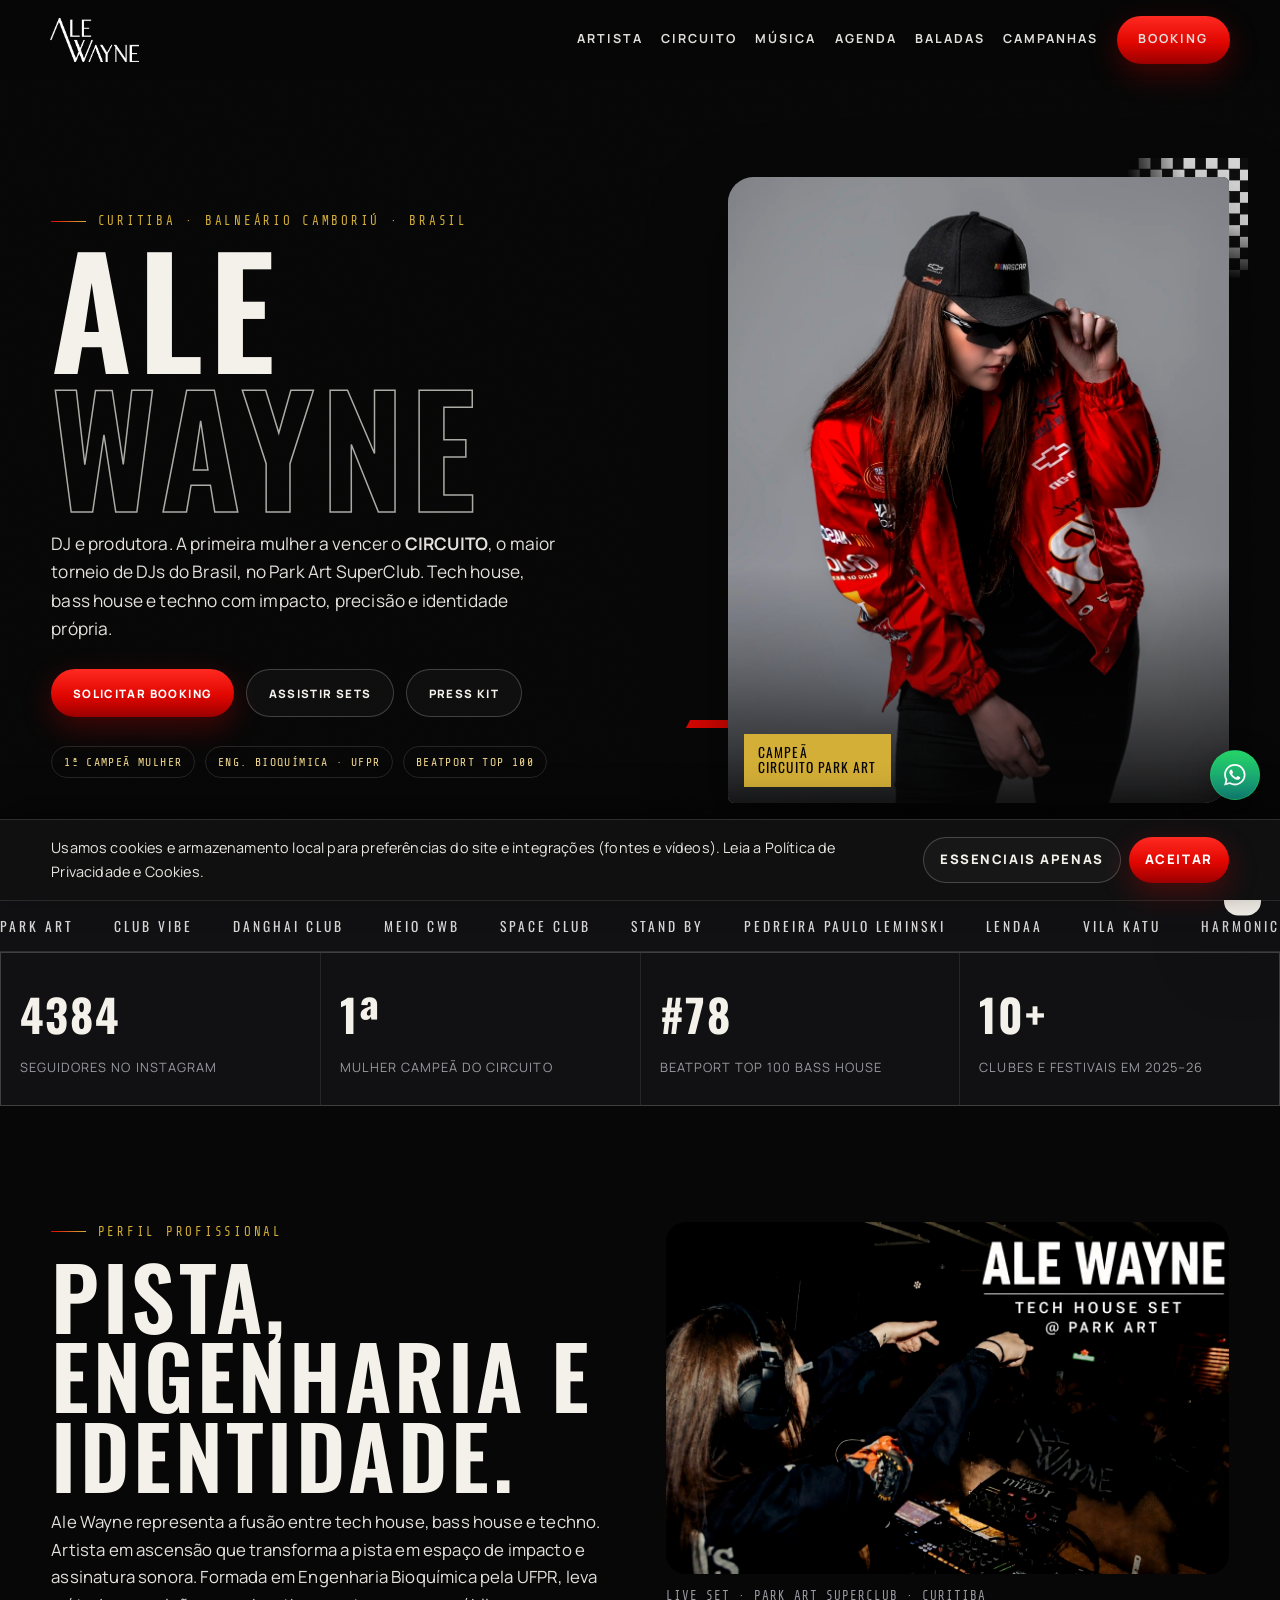
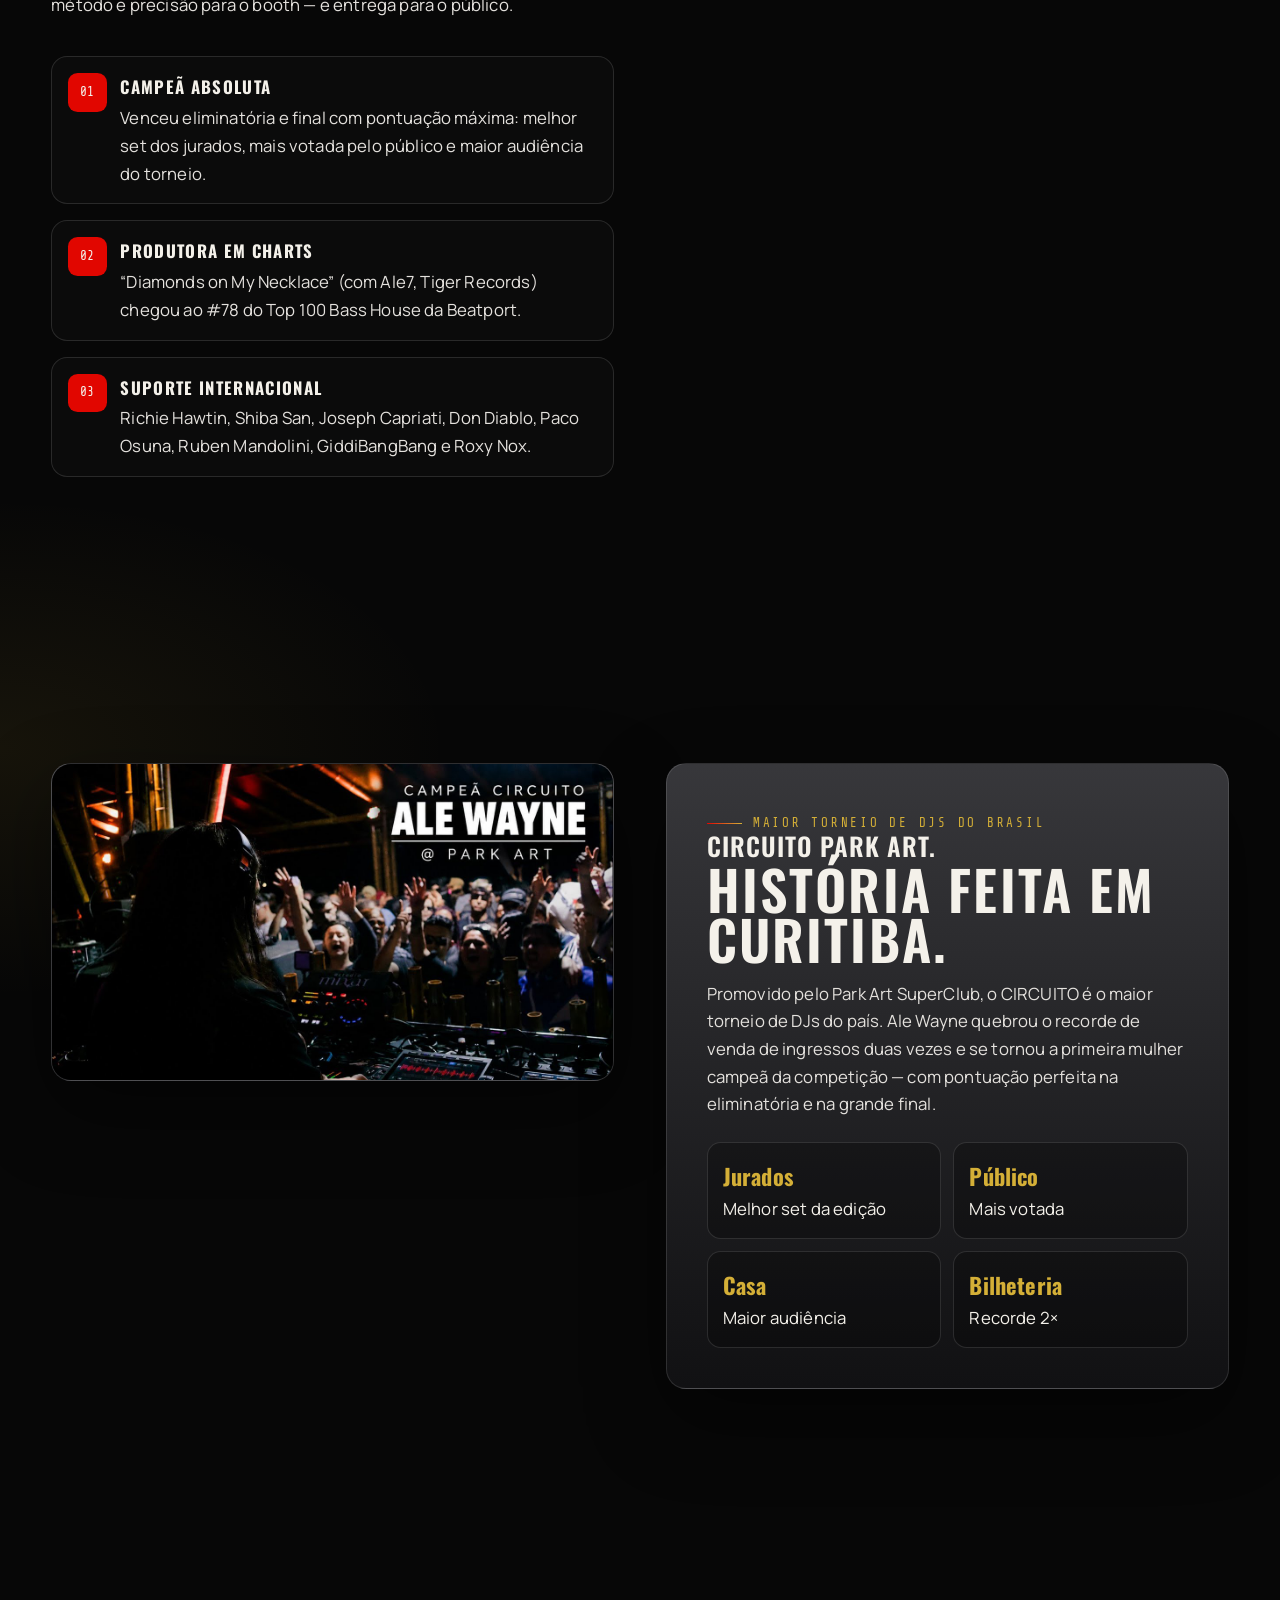
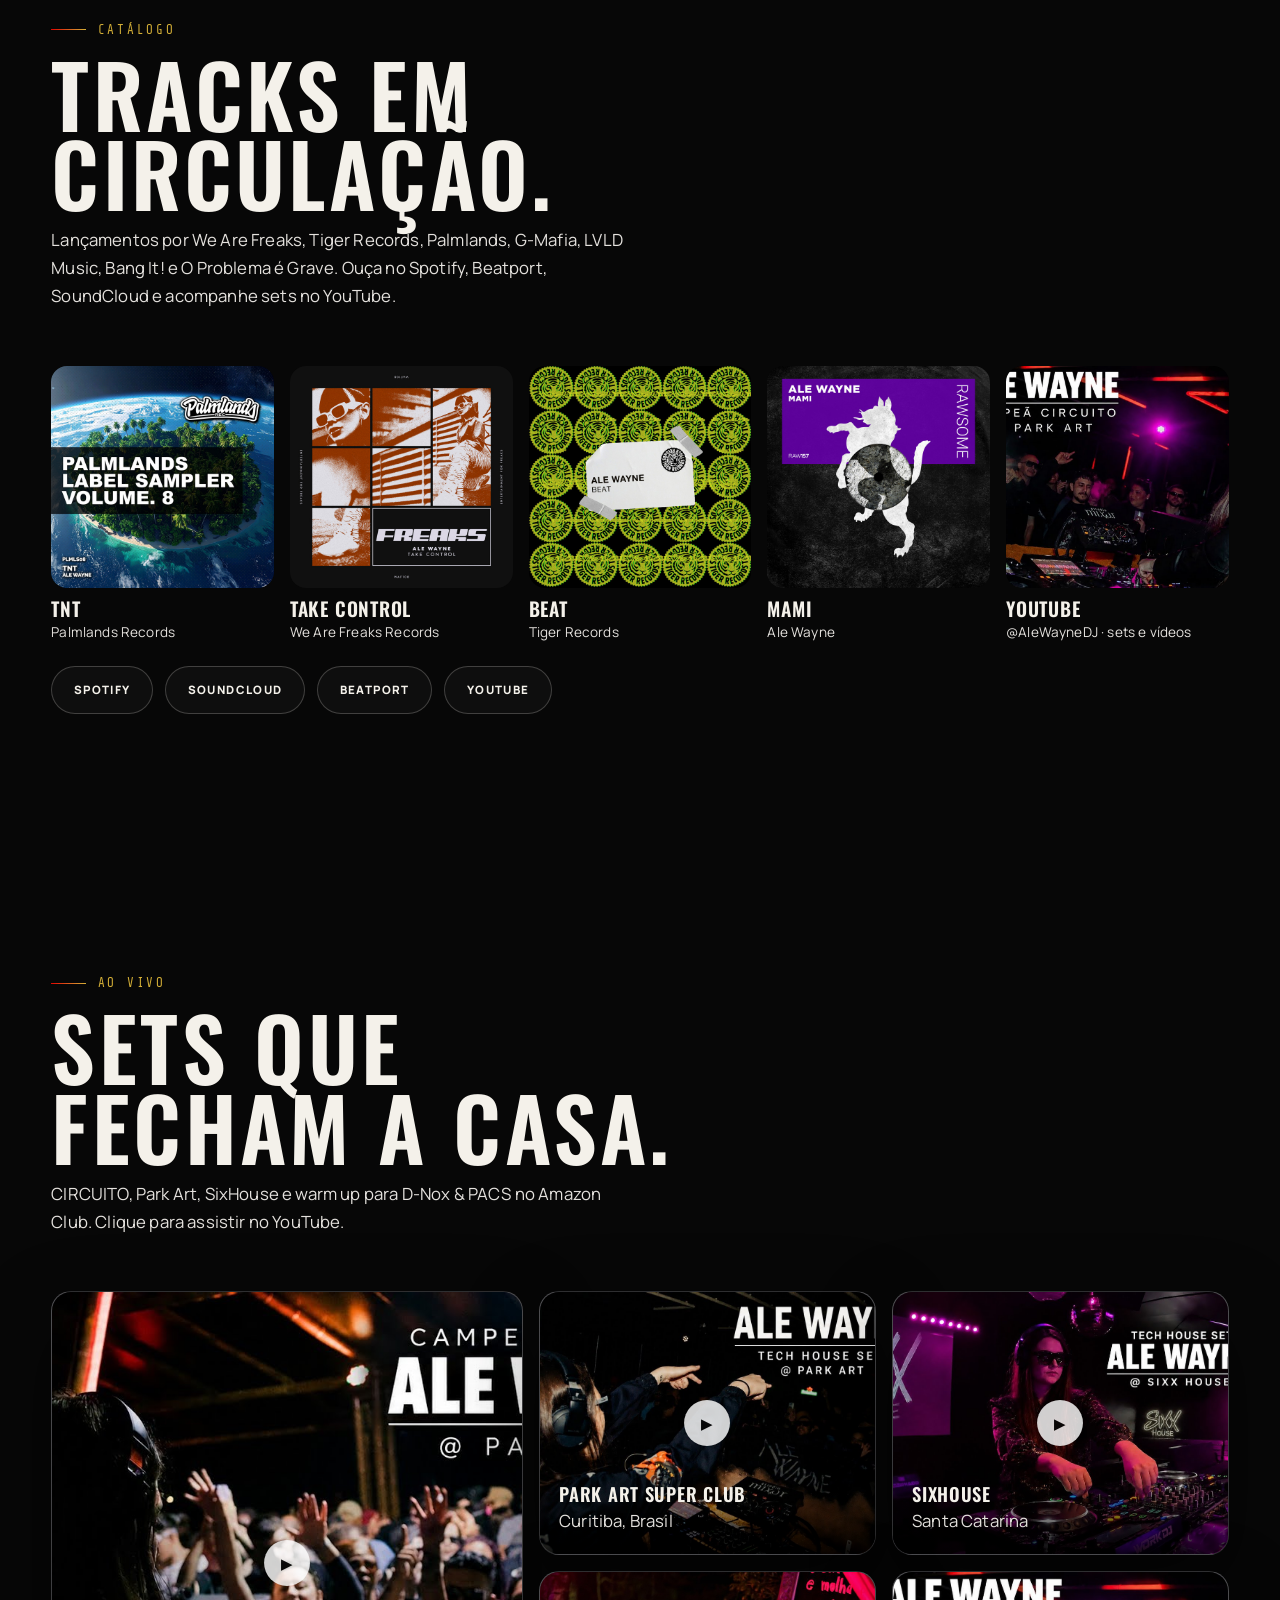
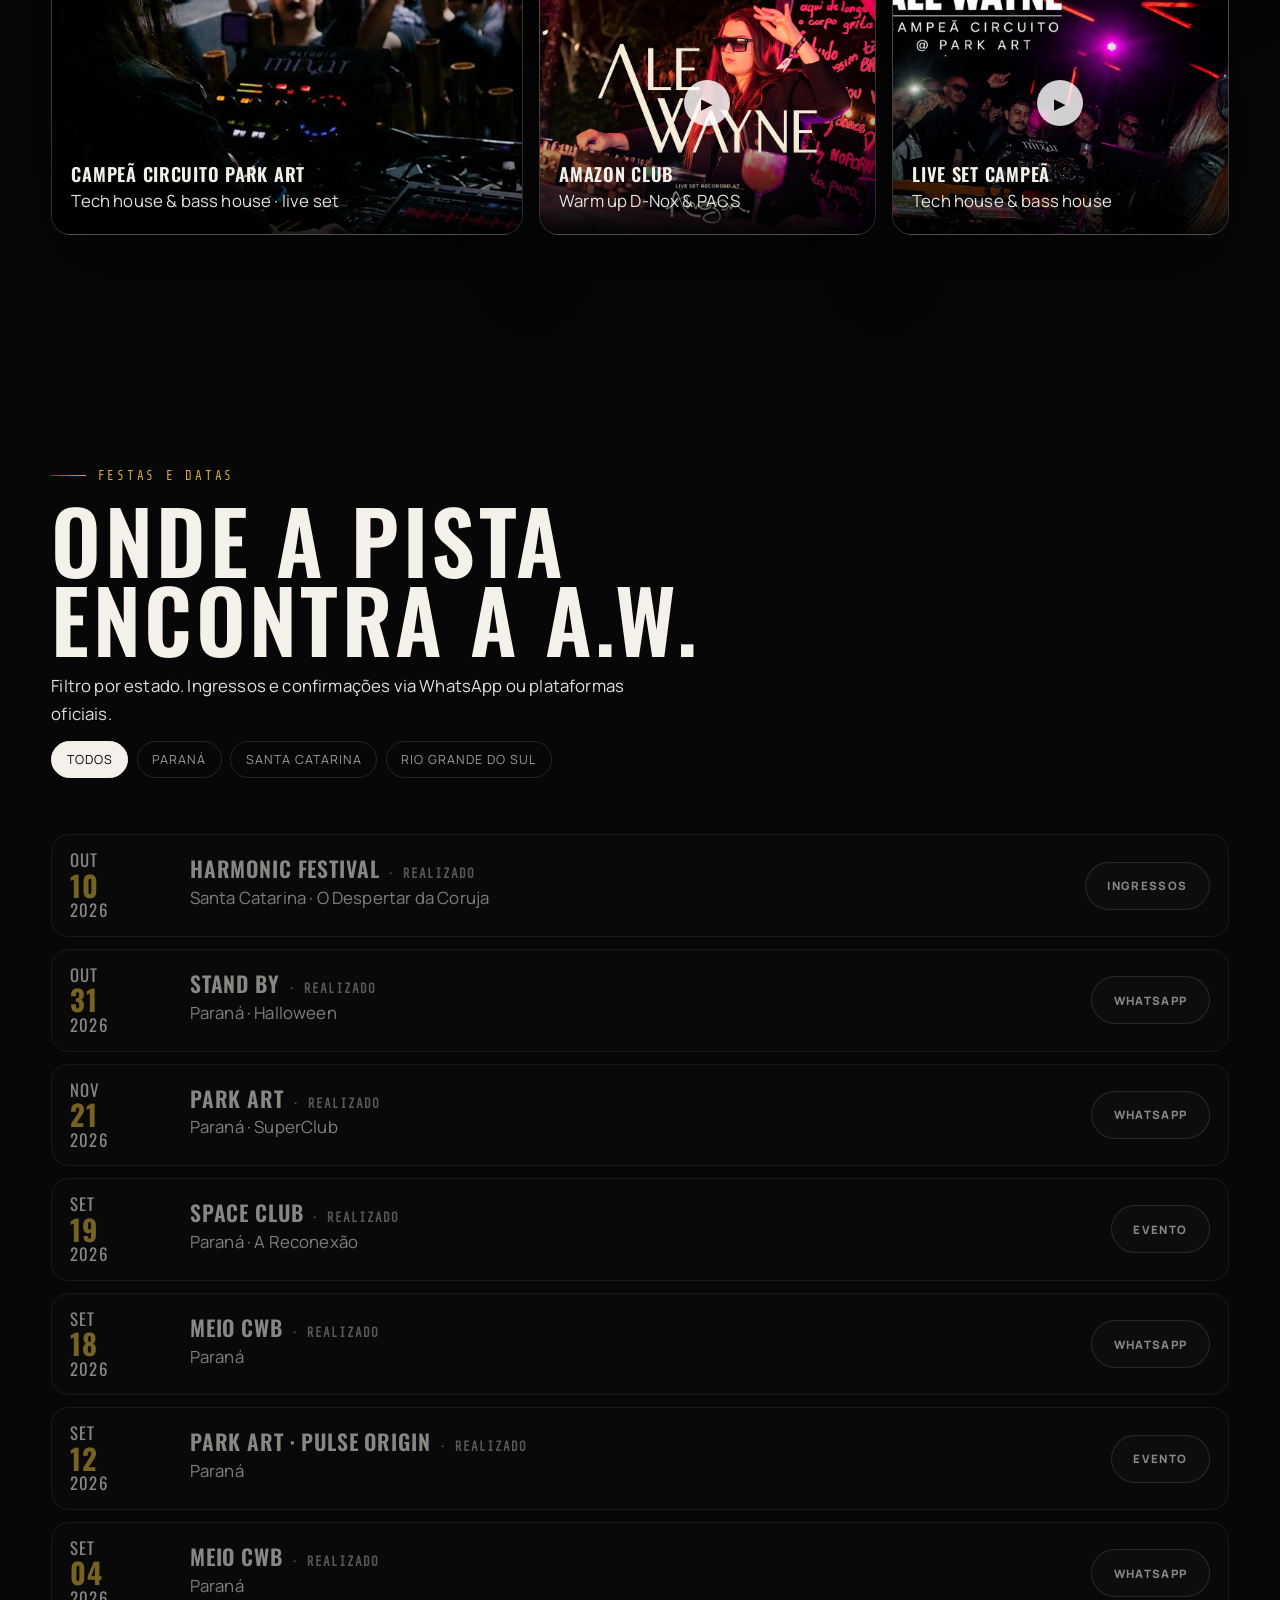
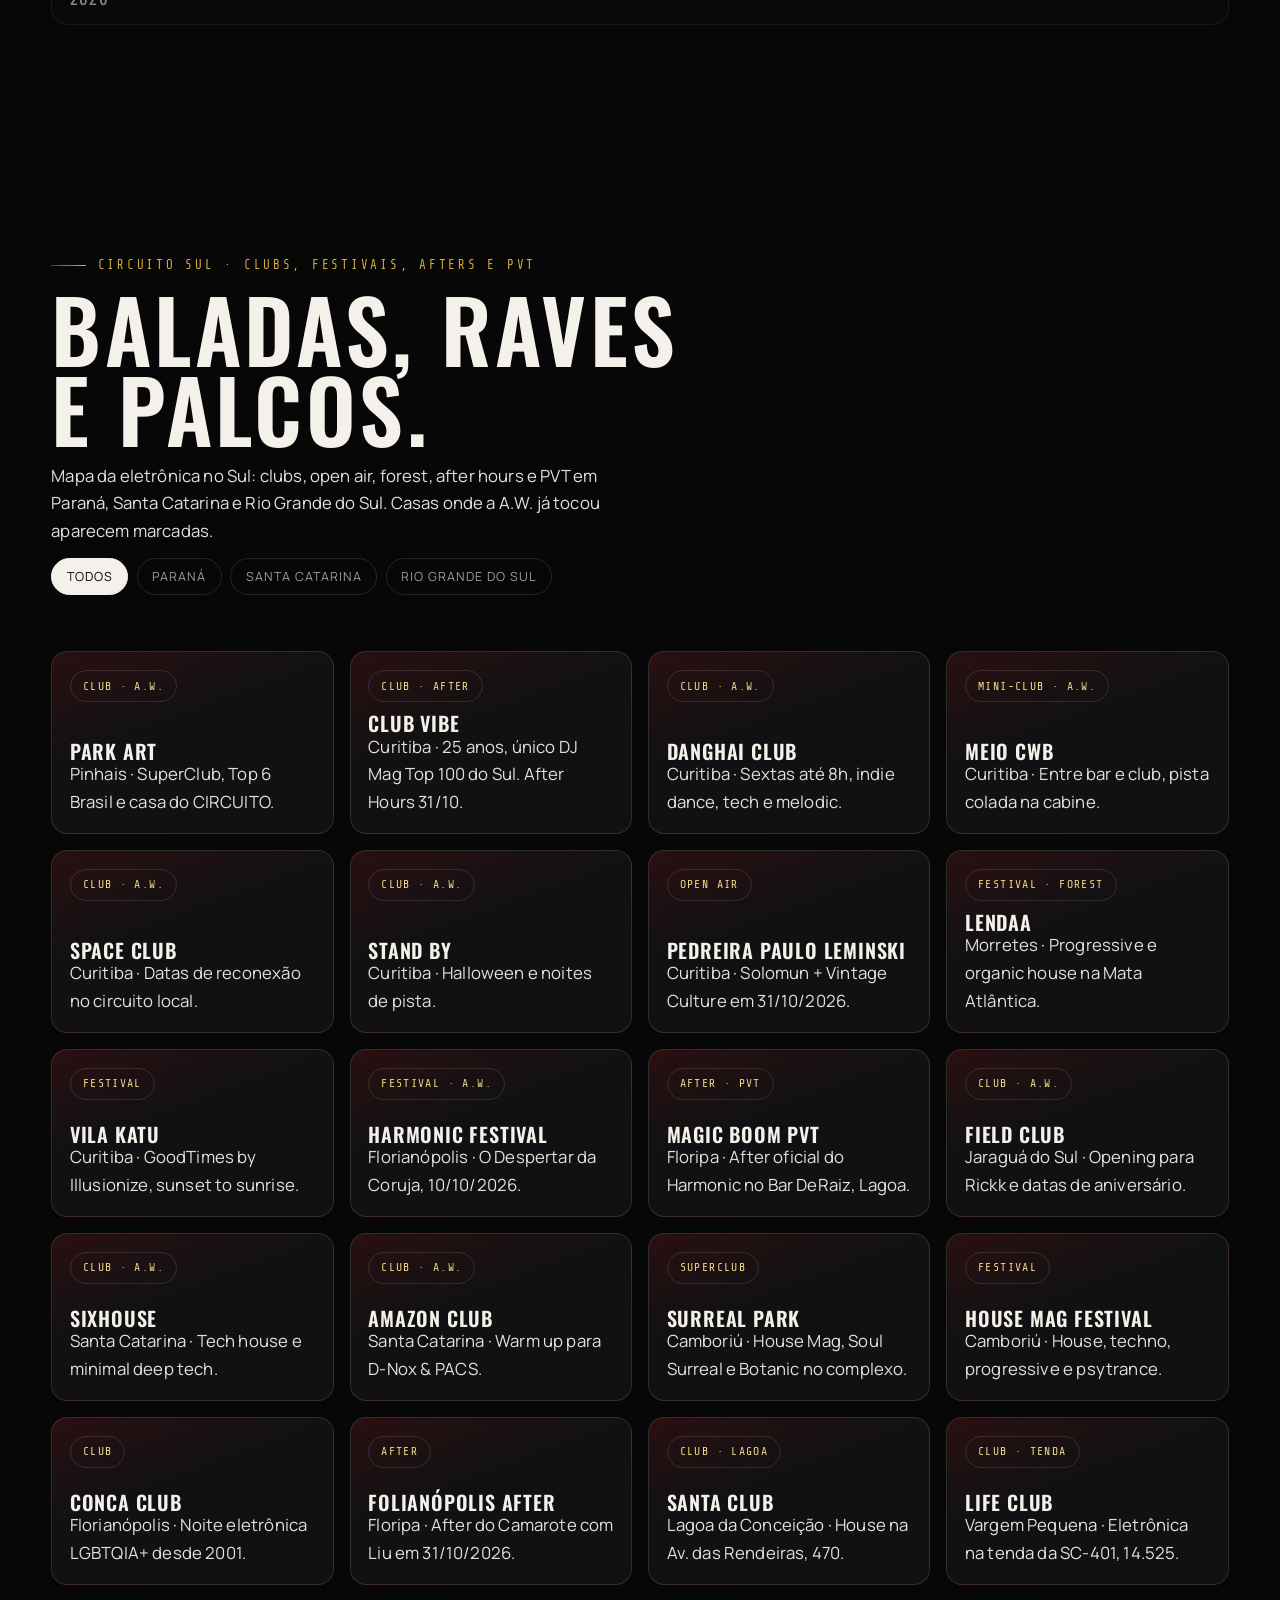
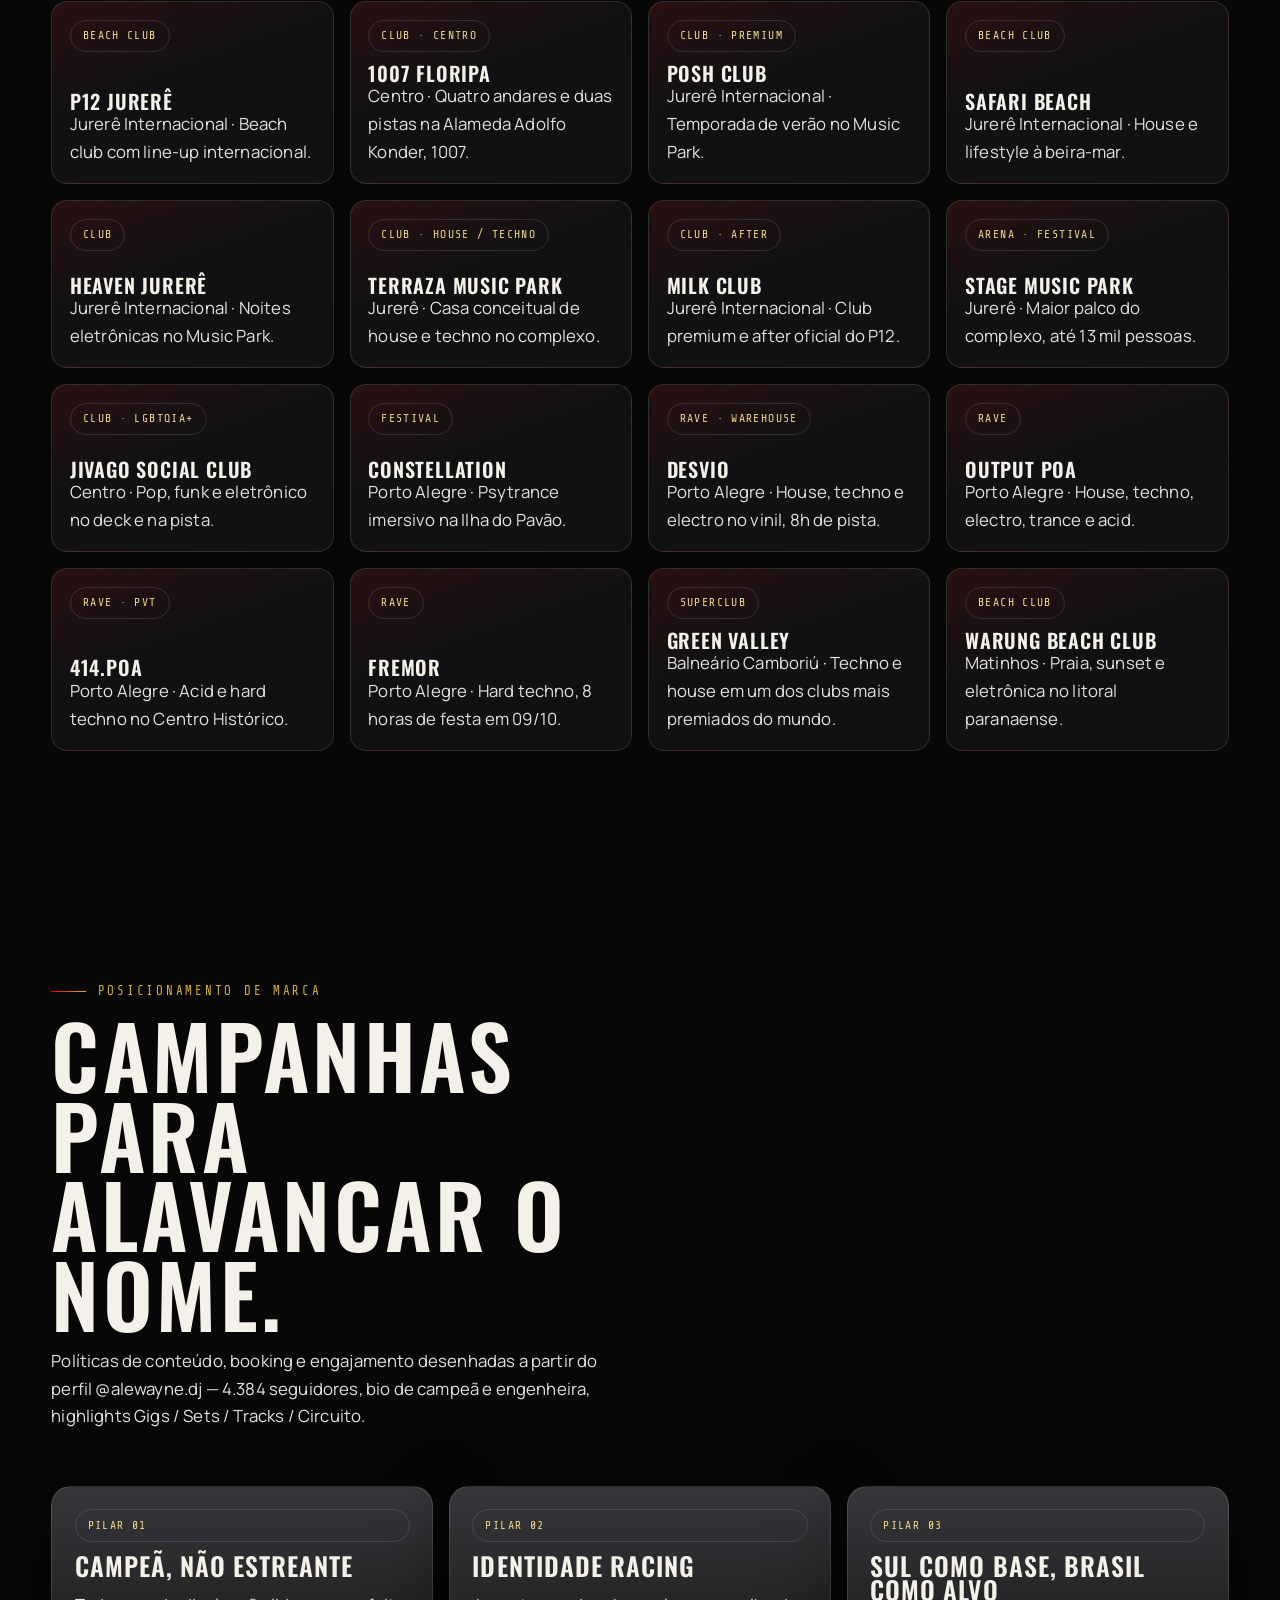
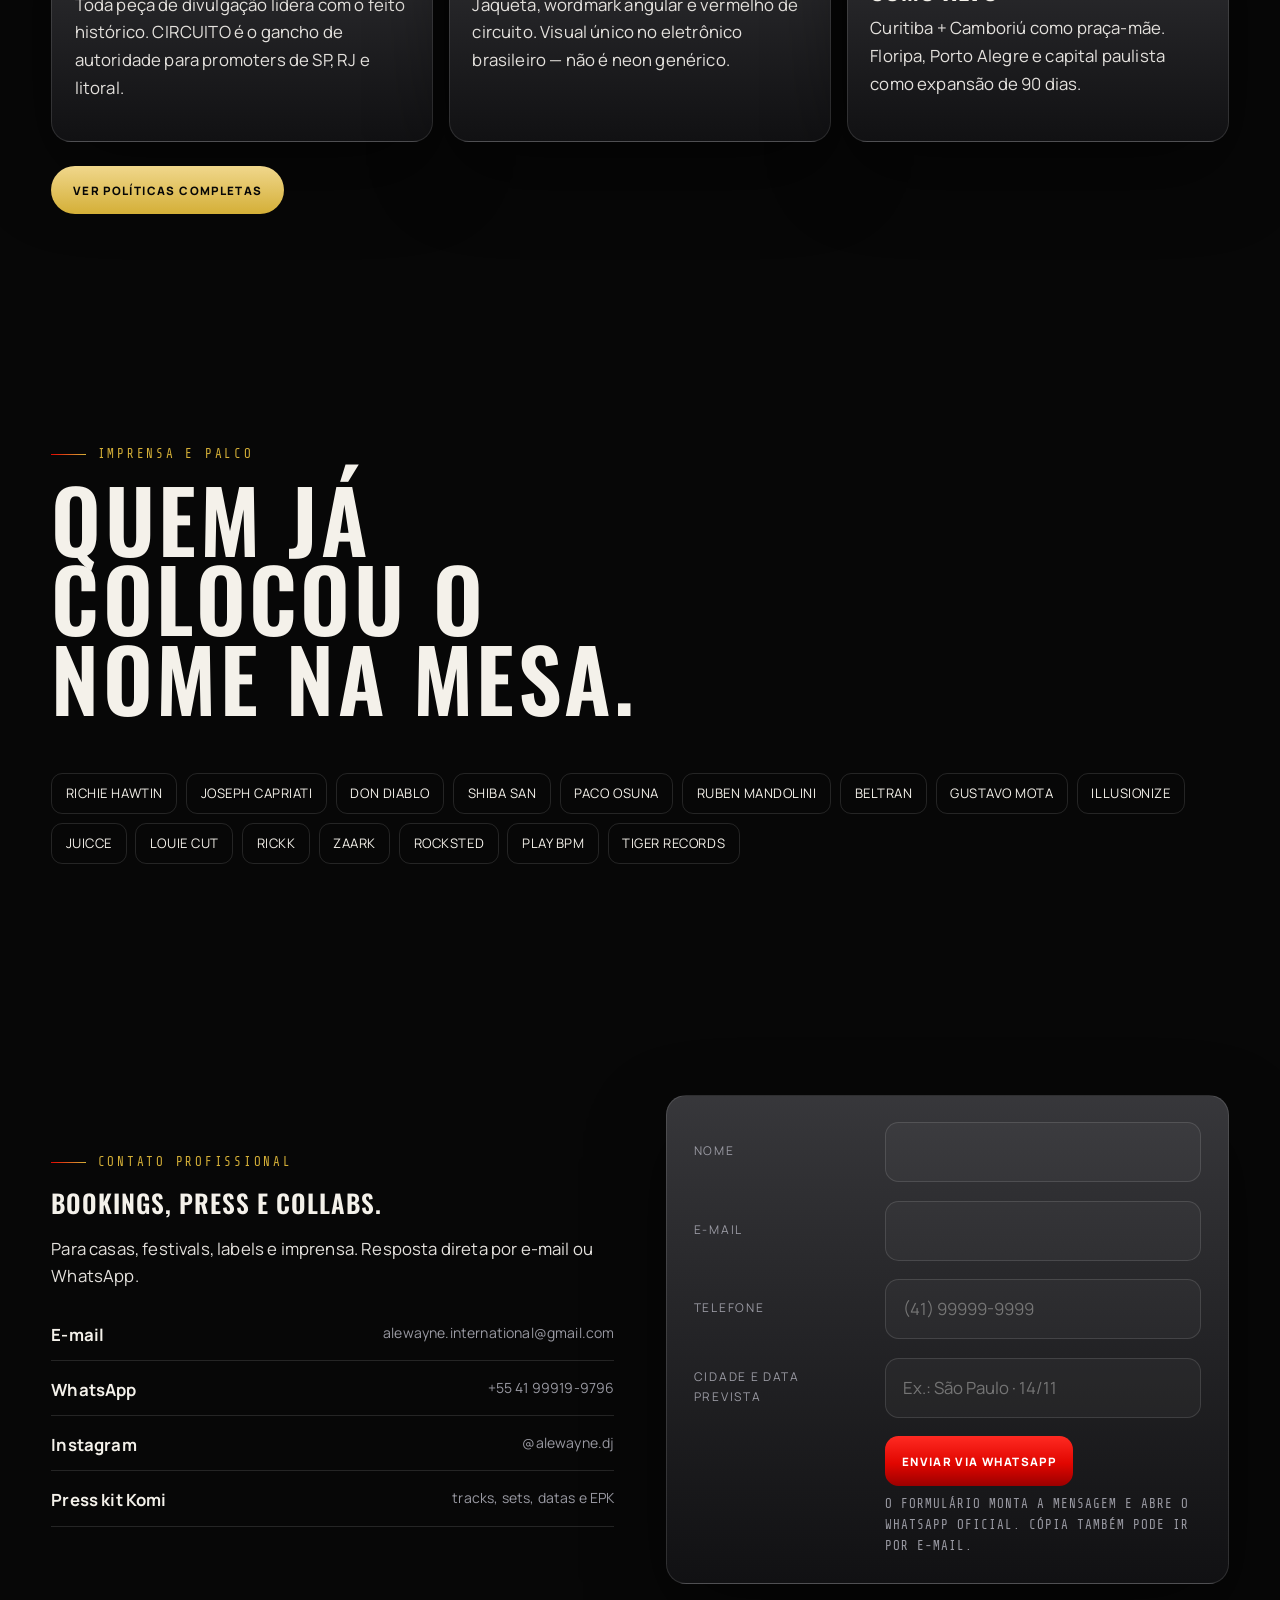
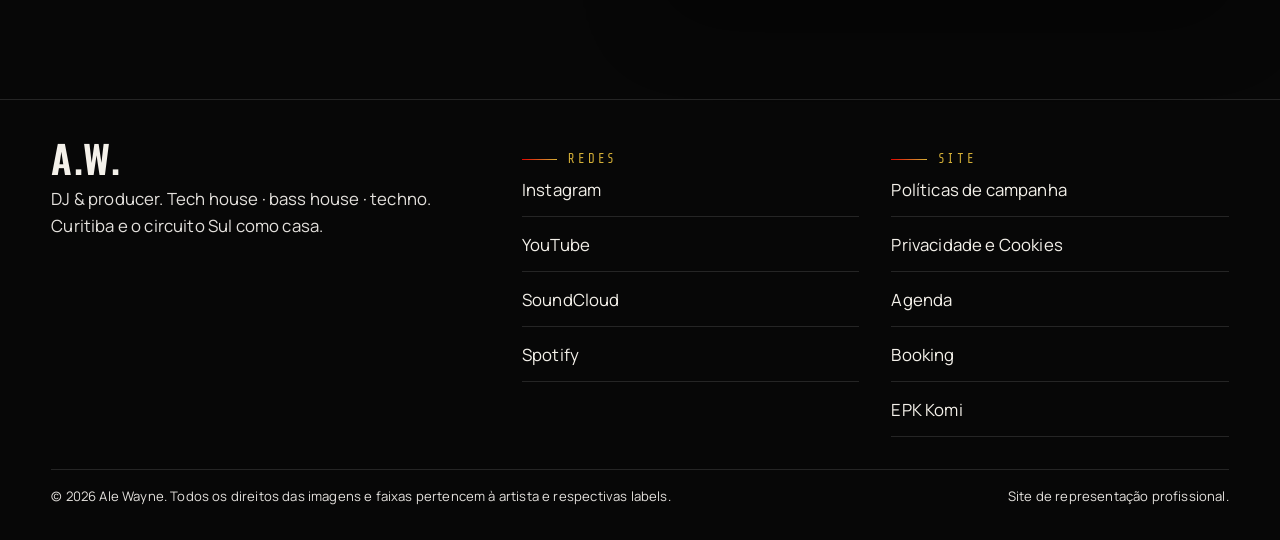
<file: index.html>
<!DOCTYPE html>
<html lang="pt-BR">
  <head>
    <meta charset="utf-8" />
    <meta name="viewport" content="width=device-width, initial-scale=1" />
    <title>Ale Wayne | DJ & Producer — Campeã do CIRCUITO Park Art</title>
    <meta
      name="description"
      content="Ale Wayne é DJ e produtora de Curitiba, a primeira mulher campeã do CIRCUITO Park Art, o maior torneio de DJs do Brasil. Tech house, bass house e techno. Bookings: alewayne.international@gmail.com"
    />
    <meta
      name="keywords"
      content="Ale Wayne, DJ Curitiba, CIRCUITO Park Art, tech house, bass house, techno, booking DJ, Park Art SuperClub, DJ Paraná"
    />
    <meta name="author" content="Ale Wayne" />
    <meta name="robots" content="index, follow" />
    <meta name="theme-color" content="#0a0a0a" />
    <link rel="canonical" href="https://alewayne.dj/" />
    <link rel="icon" href="assets/icons/favicon.svg" type="image/svg+xml" />
    <link rel="manifest" href="site.webmanifest" />
    <link rel="preconnect" href="https://fonts.googleapis.com" />
    <link rel="preconnect" href="https://fonts.gstatic.com" crossorigin />
    <link
      href="https://fonts.googleapis.com/css2?family=Manrope:wght@400;500;700;800&family=Oswald:wght@500;600;700&family=Share+Tech+Mono&display=swap"
      rel="stylesheet"
    />
    <link rel="stylesheet" href="css/styles.css" />

    <meta property="og:type" content="profile" />
    <meta property="og:locale" content="pt_BR" />
    <meta property="og:title" content="Ale Wayne — Campeã do CIRCUITO Park Art" />
    <meta
      property="og:description"
      content="A primeira mulher a vencer o maior torneio de DJs do Brasil. Tech house, bass house e techno. Bookings e press kit."
    />
    <meta property="og:url" content="https://alewayne.dj/" />
    <meta property="og:image" content="assets/images/ale-wayne-portrait.jpg" />
    <meta name="twitter:card" content="summary_large_image" />
    <meta name="twitter:title" content="Ale Wayne | DJ & Producer" />
    <meta
      name="twitter:description"
      content="Campeã do CIRCUITO Park Art. Bookings, sets, tracks e agenda."
    />
    <meta name="twitter:image" content="assets/images/ale-wayne-portrait.jpg" />

    <script type="application/ld+json">
      {
        "@context": "https://schema.org",
        "@graph": [
          {
            "@type": "MusicGroup",
            "@id": "https://alewayne.dj/#artist",
            "name": "Ale Wayne",
            "alternateName": ["A.W.", "AleWayneDJ"],
            "genre": ["Tech House", "Bass House", "Techno"],
            "url": "https://alewayne.dj/",
            "image": "assets/images/ale-wayne-portrait.jpg",
            "email": "alewayne.international@gmail.com",
            "sameAs": [
              "https://www.instagram.com/alewayne.dj/",
              "https://www.youtube.com/@AleWayneDJ",
              "https://soundcloud.com/alewaynedj",
              "https://open.spotify.com/intl-pt/artist/4CHPYGX9TALMKABZhaMGe5",
              "https://www.beatport.com/artist/ale-wayne/1304295",
              "https://alewayne.komi.io/"
            ],
            "member": {
              "@type": "Person",
              "name": "Ale Wayne",
              "jobTitle": "DJ e produtora",
              "alumniOf": "Universidade Federal do Paraná",
              "homeLocation": {
                "@type": "Place",
                "name": "Curitiba, Paraná, Brasil"
              }
            }
          },
          {
            "@type": "Event",
            "name": "Ale Wayne @ Harmonic Festival",
            "startDate": "2026-10-10",
            "eventAttendanceMode": "https://schema.org/OfflineEventAttendanceMode",
            "eventStatus": "https://schema.org/EventScheduled",
            "location": {
              "@type": "Place",
              "name": "Harmonic Festival",
              "address": "Florianópolis, SC, Brasil"
            },
            "performer": { "@id": "https://alewayne.dj/#artist" }
          },
          {
            "@type": "Event",
            "name": "Ale Wayne @ Stand By",
            "startDate": "2026-10-31",
            "location": {
              "@type": "Place",
              "name": "Stand By",
              "address": "Curitiba, PR, Brasil"
            },
            "performer": { "@id": "https://alewayne.dj/#artist" }
          },
          {
            "@type": "Event",
            "name": "Ale Wayne @ Park Art",
            "startDate": "2026-11-21",
            "location": {
              "@type": "Place",
              "name": "Park Art SuperClub",
              "address": "Curitiba, PR, Brasil"
            },
            "performer": { "@id": "https://alewayne.dj/#artist" }
          }
        ]
      }
    </script>
  </head>
  <body>
    <a class="skip-link" href="#conteudo">Pular para o conteúdo</a>

    <div class="preloader" data-preloader aria-hidden="true">
      <img src="assets/images/ale-wayne-banner.png" alt="" width="380" height="188" />
    </div>

    <header class="site-header" data-header>
      <div class="wrap">
        <a class="brand" href="#topo" aria-label="Ale Wayne — início">
          <img src="assets/images/ale-wayne-banner.png" alt="Ale Wayne" width="220" height="44" />
        </a>
        <button class="nav-toggle" type="button" data-nav-toggle aria-expanded="false" aria-controls="menu-principal">
          <span></span>
          <span class="sr-only">Abrir menu</span>
        </button>
        <nav class="nav" id="menu-principal" data-nav aria-label="Principal">
          <a href="#artista">Artista</a>
          <a href="#circuito">CIRCUITO</a>
          <a href="#musica">Música</a>
          <a href="#agenda">Agenda</a>
          <a href="#baladas">Baladas</a>
          <a href="campanhas.html">Campanhas</a>
          <a class="btn btn-red" href="#booking">Booking</a>
        </nav>
      </div>
    </header>

    <main id="conteudo">
      <section class="hero" id="topo">
        <div class="wrap hero-grid">
          <div class="reveal">
            <p class="kicker">Curitiba · Balneário Camboriú · Brasil</p>
            <h1>Ale <span>Wayne</span></h1>
            <p class="hero-copy">
              DJ e produtora. A primeira mulher a vencer o
              <strong>CIRCUITO</strong>, o maior torneio de DJs do Brasil, no
              Park Art SuperClub. Tech house, bass house e techno com impacto,
              precisão e identidade própria.
            </p>
            <div class="hero-actions">
              <a class="btn btn-red" href="#booking">Solicitar booking</a>
              <a class="btn btn-ghost" href="#sets">Assistir sets</a>
              <a class="btn btn-ghost" href="https://alewayne.komi.io/" target="_blank" rel="noopener noreferrer">Press kit</a>
            </div>
            <div class="hero-meta">
              <span class="pill">1ª campeã mulher</span>
              <span class="pill">Eng. Bioquímica · UFPR</span>
              <span class="pill">Beatport Top 100</span>
            </div>
          </div>
          <div class="hero-visual reveal">
            <div class="checkered" aria-hidden="true"></div>
            <div class="red-slash" aria-hidden="true"></div>
            <figure class="portrait">
              <img
                src="assets/images/ale-wayne-portrait.jpg"
                alt="Ale Wayne em ensaio de divulgação: jaqueta racing vermelha, boné e óculos escuros"
                width="983"
                height="1229"
              />
              <figcaption class="portrait-badge">Campeã<br />CIRCUITO Park Art</figcaption>
            </figure>
          </div>
        </div>
      </section>

      <div class="ticker" aria-label="Circuito Sul — clubs, festivais e palcos">
        <div class="ticker-track">
          <span>Park Art</span><span>Club Vibe</span><span>Danghai Club</span><span>Meio Cwb</span><span>Space Club</span><span>Stand By</span><span>Pedreira Paulo Leminski</span><span>LENDAA</span><span>Vila Katu</span><span>Harmonic Festival</span><span>Magic Boom PVT</span><span>Field Club</span><span>SixHouse</span><span>Amazon Club</span><span>Surreal Park</span><span>House Mag Festival</span><span>Conca Club</span><span>Folianópolis After</span><span>Santa Club</span><span>Life Club</span><span>P12 Jurerê</span><span>1007 Floripa</span><span>Posh Club</span><span>Safari Beach</span><span>Heaven Jurerê</span><span>Terraza Music Park</span><span>Milk Club</span><span>Stage Music Park</span><span>Jivago Social Club</span><span>Constellation</span><span>Desvio</span><span>Output POA</span><span>414.Poa</span><span>Fremor</span><span>Green Valley</span><span>Warung Beach Club</span>
          <span>Park Art</span><span>Club Vibe</span><span>Danghai Club</span><span>Meio Cwb</span><span>Space Club</span><span>Stand By</span><span>Pedreira Paulo Leminski</span><span>LENDAA</span><span>Vila Katu</span><span>Harmonic Festival</span><span>Magic Boom PVT</span><span>Field Club</span><span>SixHouse</span><span>Amazon Club</span><span>Surreal Park</span><span>House Mag Festival</span><span>Conca Club</span><span>Folianópolis After</span><span>Santa Club</span><span>Life Club</span><span>P12 Jurerê</span><span>1007 Floripa</span><span>Posh Club</span><span>Safari Beach</span><span>Heaven Jurerê</span><span>Terraza Music Park</span><span>Milk Club</span><span>Stage Music Park</span><span>Jivago Social Club</span><span>Constellation</span><span>Desvio</span><span>Output POA</span><span>414.Poa</span><span>Fremor</span><span>Green Valley</span><span>Warung Beach Club</span>
        </div>
      </div>

      <section class="stats" aria-label="Números da carreira">
        <article class="stat">
          <b data-count="4384">0</b>
          <span>seguidores no Instagram</span>
        </article>
        <article class="stat">
          <b>1ª</b>
          <span>mulher campeã do CIRCUITO</span>
        </article>
        <article class="stat">
          <b data-count="78" data-prefix="#">0</b>
          <span>Beatport Top 100 Bass House</span>
        </article>
        <article class="stat">
          <b data-count="10" data-suffix="+">0</b>
          <span>clubes e festivais em 2025–26</span>
        </article>
      </section>

      <section class="section" id="artista">
        <div class="wrap about-grid">
          <div class="section-head reveal">
            <p class="kicker">Perfil profissional</p>
            <h2>Pista, engenharia e identidade.</h2>
            <p class="lede">
              Ale Wayne representa a fusão entre tech house, bass house e techno.
              Artista em ascensão que transforma a pista em espaço de impacto e
              assinatura sonora. Formada em Engenharia Bioquímica pela UFPR,
              leva método e precisão para o booth — e entrega para o público.
            </p>
            <ul class="bio-points">
              <li>
                <span class="mark" aria-hidden="true">01</span>
                <div>
                  <strong>Campeã absoluta</strong>
                  <p>Venceu eliminatória e final com pontuação máxima: melhor set dos jurados, mais votada pelo público e maior audiência do torneio.</p>
                </div>
              </li>
              <li>
                <span class="mark" aria-hidden="true">02</span>
                <div>
                  <strong>Produtora em charts</strong>
                  <p>“Diamonds on My Necklace” (com Ale7, Tiger Records) chegou ao #78 do Top 100 Bass House da Beatport.</p>
                </div>
              </li>
              <li>
                <span class="mark" aria-hidden="true">03</span>
                <div>
                  <strong>Suporte internacional</strong>
                  <p>Richie Hawtin, Shiba San, Joseph Capriati, Don Diablo, Paco Osuna, Ruben Mandolini, GiddiBangBang e Roxy Nox.</p>
                </div>
              </li>
            </ul>
          </div>
          <figure class="about-photo reveal">
            <img
              src="assets/images/set-parkart.jpg"
              alt="Ale Wayne no booth do Park Art SuperClub, de costas para a câmera, conduzindo a pista"
              width="1280"
              height="720"
            />
            <figcaption class="caption">Live set · Park Art SuperClub · Curitiba</figcaption>
          </figure>
        </div>
      </section>

      <section class="section" id="circuito">
        <div class="wrap circuito-grid">
          <figure class="card reveal">
            <img
              src="assets/images/set-circuito.jpg"
              alt="Ale Wayne de frente para a plateia no CIRCUITO Park Art, com o público de mãos para o alto"
              width="1280"
              height="720"
            />
          </figure>
          <article class="card trophy reveal">
            <p class="kicker">Maior torneio de DJs do Brasil</p>
            <h2>CIRCUITO Park Art.</h2>
            <h3>História feita em Curitiba.</h3>
            <p>
              Promovido pelo Park Art SuperClub, o CIRCUITO é o maior torneio de
              DJs do país. Ale Wayne quebrou o recorde de venda de ingressos
              duas vezes e se tornou a primeira mulher campeã da competição —
              com pontuação perfeita na eliminatória e na grande final.
            </p>
            <div class="scoreboard">
              <div class="score"><b>Jurados</b><span>Melhor set da edição</span></div>
              <div class="score"><b>Público</b><span>Mais votada</span></div>
              <div class="score"><b>Casa</b><span>Maior audiência</span></div>
              <div class="score"><b>Bilheteria</b><span>Recorde 2×</span></div>
            </div>
          </article>
        </div>
      </section>

      <section class="section" id="musica">
        <div class="wrap">
          <div class="section-head reveal">
            <p class="kicker">Catálogo</p>
            <h2>Tracks em circulação.</h2>
            <p class="lede">
              Lançamentos por We Are Freaks, Tiger Records, Palmlands, G-Mafia,
              LVLD Music, Bang It! e O Problema é Grave. Ouça no Spotify,
              Beatport, SoundCloud e acompanhe sets no YouTube.
            </p>
          </div>
          <div class="music-grid">
            <article class="release reveal">
              <img src="assets/images/cover-tnt.jpg" alt="Capa do lançamento TNT, de Ale Wayne, no sampler da Palmlands Records" width="640" height="640" />
              <div>
                <h3>TNT</h3>
                <p>Palmlands Records</p>
              </div>
            </article>
            <article class="release reveal">
              <img src="assets/images/cover-take-control.jpg" alt="Capa da faixa Take Control, de Ale Wayne" width="640" height="640" />
              <div>
                <h3>Take Control</h3>
                <p>We Are Freaks Records</p>
              </div>
            </article>
            <article class="release reveal">
              <img src="assets/images/cover-beat.jpg" alt="Capa da faixa Beat, de Ale Wayne" width="640" height="640" />
              <div>
                <h3>Beat</h3>
                <p>Tiger Records</p>
              </div>
            </article>
            <article class="release reveal">
              <img src="assets/images/cover-mami.jpg" alt="Capa da faixa Mami, de Ale Wayne" width="640" height="640" />
              <div>
                <h3>Mami</h3>
                <p>Ale Wayne</p>
              </div>
            </article>
            <a
              class="release release-link reveal"
              href="https://www.youtube.com/@AleWayneDJ"
              target="_blank"
              rel="noopener noreferrer"
            >
              <img
                src="assets/images/set-circuito-live.jpg"
                alt="Ale Wayne no set campeã do CIRCUITO Park Art — canal no YouTube"
                width="1280"
                height="720"
              />
              <div>
                <h3>YouTube</h3>
                <p>@AleWayneDJ · sets e vídeos</p>
              </div>
            </a>
          </div>
          <div class="hero-actions reveal" style="margin-top: 1.4rem">
            <a class="btn btn-ghost" href="https://open.spotify.com/intl-pt/artist/4CHPYGX9TALMKABZhaMGe5" target="_blank" rel="noopener noreferrer">Spotify</a>
            <a class="btn btn-ghost" href="https://soundcloud.com/alewaynedj" target="_blank" rel="noopener noreferrer">SoundCloud</a>
            <a class="btn btn-ghost" href="https://www.beatport.com/artist/ale-wayne/1304295" target="_blank" rel="noopener noreferrer">Beatport</a>
            <a class="btn btn-ghost" href="https://www.youtube.com/@AleWayneDJ" target="_blank" rel="noopener noreferrer">YouTube</a>
          </div>
        </div>
      </section>

      <section class="section" id="sets">
        <div class="wrap">
          <div class="section-head reveal">
            <p class="kicker">Ao vivo</p>
            <h2>Sets que fecham a casa.</h2>
            <p class="lede">
              CIRCUITO, Park Art, SixHouse e warm up para D-Nox &amp; PACS no Amazon Club. Clique para assistir no YouTube.
            </p>
          </div>
          <div class="sets-grid">
            <figure class="card set-card reveal" data-video="buNh4KnZsCI" tabindex="0" role="button" aria-label="Abrir set campeã CIRCUITO Park Art">
              <img src="assets/images/set-circuito.jpg" alt="Público do CIRCUITO Park Art reagindo ao set de Ale Wayne" width="1280" height="720" />
              <span class="play-glyph" aria-hidden="true">▶</span>
              <figcaption>
                <h3>Campeã CIRCUITO Park Art</h3>
                <p>Tech house &amp; bass house · live set</p>
              </figcaption>
            </figure>
            <figure class="card set-card reveal" data-video="ibDbgabpvmE" tabindex="0" role="button" aria-label="Abrir set no Park Art Super Club">
              <img src="assets/images/set-parkart.jpg" alt="Ale Wayne no Park Art Super Club" width="1280" height="720" />
              <span class="play-glyph" aria-hidden="true">▶</span>
              <figcaption>
                <h3>Park Art Super Club</h3>
                <p>Curitiba, Brasil</p>
              </figcaption>
            </figure>
            <figure class="card set-card reveal" data-video="4FWzSBVLi6k" tabindex="0" role="button" aria-label="Abrir set no SixHouse">
              <img src="assets/images/set-sixhouse.jpg" alt="Ale Wayne no SixHouse, Santa Catarina" width="1280" height="720" />
              <span class="play-glyph" aria-hidden="true">▶</span>
              <figcaption>
                <h3>SixHouse</h3>
                <p>Santa Catarina</p>
              </figcaption>
            </figure>
            <figure class="card set-card reveal" data-video="iPSQrUo14Bw" tabindex="0" role="button" aria-label="Abrir warm up no Amazon Club">
              <img src="assets/images/set-amazon.jpg" alt="Warm up de Ale Wayne no Amazon Club para D-Nox e PACS" width="1280" height="720" />
              <span class="play-glyph" aria-hidden="true">▶</span>
              <figcaption>
                <h3>Amazon Club</h3>
                <p>Warm up D-Nox &amp; PACS</p>
              </figcaption>
            </figure>
            <figure class="card set-card reveal" data-video="IeQkc5U-N_E" tabindex="0" role="button" aria-label="Abrir live set campeã CIRCUITO">
              <img src="assets/images/set-circuito-live.jpg" alt="Live set da campeã do CIRCUITO Park Art" width="1280" height="720" />
              <span class="play-glyph" aria-hidden="true">▶</span>
              <figcaption>
                <h3>Live set campeã</h3>
                <p>Tech house &amp; bass house</p>
              </figcaption>
            </figure>
          </div>
        </div>
      </section>

      <section class="section" id="agenda">
        <div class="wrap">
          <div class="section-head reveal">
            <p class="kicker">Festas e datas</p>
            <h2>Onde a pista encontra a A.W.</h2>
            <p class="lede">Filtro por estado. Ingressos e confirmações via WhatsApp ou plataformas oficiais.</p>
            <div class="chips" role="tablist" aria-label="Filtrar agenda por estado" data-agenda-filters>
              <button class="chip is-active" type="button" data-filter="all">Todos</button>
              <button class="chip" type="button" data-filter="parana">Paraná</button>
              <button class="chip" type="button" data-filter="santa-catarina">Santa Catarina</button>
              <button class="chip" type="button" data-filter="rio-grande-do-sul">Rio Grande do Sul</button>
            </div>
          </div>
          <div class="agenda-list" data-agenda>
            <article class="event" data-state="santa-catarina" data-date="2026-10-10">
              <time datetime="2026-10-10">Out <b>10</b> 2026</time>
              <div>
                <h3>Harmonic Festival</h3>
                <p>Santa Catarina · O Despertar da Coruja</p>
              </div>
              <a class="btn btn-ghost" href="https://harmonicfloripa.pagtickets.com.br/harmonic-festival-o-despertar-da-coruja__24273/" target="_blank" rel="noopener noreferrer">Ingressos</a>
            </article>
            <article class="event" data-state="parana" data-date="2026-10-31">
              <time datetime="2026-10-31">Out <b>31</b> 2026</time>
              <div>
                <h3>Stand By</h3>
                <p>Paraná · Halloween</p>
              </div>
              <a class="btn btn-ghost" href="https://wa.me/5541999199796" target="_blank" rel="noopener noreferrer">WhatsApp</a>
            </article>
            <article class="event" data-state="parana" data-date="2026-11-21">
              <time datetime="2026-11-21">Nov <b>21</b> 2026</time>
              <div>
                <h3>Park Art</h3>
                <p>Paraná · SuperClub</p>
              </div>
              <a class="btn btn-ghost" href="https://wa.me/5541999199796" target="_blank" rel="noopener noreferrer">WhatsApp</a>
            </article>
            <article class="event" data-state="parana" data-date="2026-09-19">
              <time datetime="2026-09-19">Set <b>19</b> 2026</time>
              <div>
                <h3>Space Club</h3>
                <p>Paraná · A Reconexão</p>
              </div>
              <a class="btn btn-ghost" href="https://www.ingrez.com.br/store/vse-entretenimento/event/9393/space-club-a-reconex-o" target="_blank" rel="noopener noreferrer">Evento</a>
            </article>
            <article class="event" data-state="parana" data-date="2026-09-18">
              <time datetime="2026-09-18">Set <b>18</b> 2026</time>
              <div>
                <h3>Meio Cwb</h3>
                <p>Paraná</p>
              </div>
              <a class="btn btn-ghost" href="https://wa.me/5541999199796" target="_blank" rel="noopener noreferrer">WhatsApp</a>
            </article>
            <article class="event" data-state="parana" data-date="2026-09-12">
              <time datetime="2026-09-12">Set <b>12</b> 2026</time>
              <div>
                <h3>Park Art · Pulse Origin</h3>
                <p>Paraná</p>
              </div>
              <a class="btn btn-ghost" href="https://www.ingressonacional.com.br/evento/34737/pulse--edicao-origin" target="_blank" rel="noopener noreferrer">Evento</a>
            </article>
            <article class="event" data-state="parana" data-date="2026-09-04">
              <time datetime="2026-09-04">Set <b>04</b> 2026</time>
              <div>
                <h3>Meio Cwb</h3>
                <p>Paraná</p>
              </div>
              <a class="btn btn-ghost" href="https://wa.me/5541999199796" target="_blank" rel="noopener noreferrer">WhatsApp</a>
            </article>
            <p class="caption" data-agenda-empty hidden>Nenhuma data neste estado por enquanto.</p>
          </div>
        </div>
      </section>

      <section class="section" id="baladas">
        <div class="wrap">
          <div class="section-head reveal">
            <p class="kicker">Circuito Sul · clubs, festivais, afters e PVT</p>
            <h2>Baladas, raves e palcos.</h2>
            <p class="lede">
              Mapa da eletrônica no Sul: clubs, open air, forest, after hours e PVT em Paraná, Santa Catarina e Rio Grande do Sul. Casas onde a A.W. já tocou aparecem marcadas.
            </p>
            <div class="chips" role="tablist" aria-label="Filtrar circuito por estado" data-venue-filters>
              <button class="chip is-active" type="button" data-filter="all">Todos</button>
              <button class="chip" type="button" data-filter="parana">Paraná</button>
              <button class="chip" type="button" data-filter="santa-catarina">Santa Catarina</button>
              <button class="chip" type="button" data-filter="rio-grande-do-sul">Rio Grande do Sul</button>
            </div>
          </div>
          <div class="venues-grid" data-venues>
            <article class="venue reveal" data-state="parana">
              <p class="pill">Club · A.W.</p>
              <div>
                <h3>Park Art</h3>
                <p>Pinhais · SuperClub, Top 6 Brasil e casa do CIRCUITO.</p>
              </div>
            </article>
            <article class="venue reveal" data-state="parana">
              <p class="pill">Club · After</p>
              <div>
                <h3>Club Vibe</h3>
                <p>Curitiba · 25 anos, único DJ Mag Top 100 do Sul. After Hours 31/10.</p>
              </div>
            </article>
            <article class="venue reveal" data-state="parana">
              <p class="pill">Club · A.W.</p>
              <div>
                <h3>Danghai Club</h3>
                <p>Curitiba · Sextas até 8h, indie dance, tech e melodic.</p>
              </div>
            </article>
            <article class="venue reveal" data-state="parana">
              <p class="pill">Mini-club · A.W.</p>
              <div>
                <h3>Meio Cwb</h3>
                <p>Curitiba · Entre bar e club, pista colada na cabine.</p>
              </div>
            </article>
            <article class="venue reveal" data-state="parana">
              <p class="pill">Club · A.W.</p>
              <div>
                <h3>Space Club</h3>
                <p>Curitiba · Datas de reconexão no circuito local.</p>
              </div>
            </article>
            <article class="venue reveal" data-state="parana">
              <p class="pill">Club · A.W.</p>
              <div>
                <h3>Stand By</h3>
                <p>Curitiba · Halloween e noites de pista.</p>
              </div>
            </article>
            <article class="venue reveal" data-state="parana">
              <p class="pill">Open air</p>
              <div>
                <h3>Pedreira Paulo Leminski</h3>
                <p>Curitiba · Solomun + Vintage Culture em 31/10/2026.</p>
              </div>
            </article>
            <article class="venue reveal" data-state="parana">
              <p class="pill">Festival · Forest</p>
              <div>
                <h3>LENDAA</h3>
                <p>Morretes · Progressive e organic house na Mata Atlântica.</p>
              </div>
            </article>
            <article class="venue reveal" data-state="parana">
              <p class="pill">Festival</p>
              <div>
                <h3>Vila Katu</h3>
                <p>Curitiba · GoodTimes by Illusionize, sunset to sunrise.</p>
              </div>
            </article>
            <article class="venue reveal" data-state="santa-catarina">
              <p class="pill">Festival · A.W.</p>
              <div>
                <h3>Harmonic Festival</h3>
                <p>Florianópolis · O Despertar da Coruja, 10/10/2026.</p>
              </div>
            </article>
            <article class="venue reveal" data-state="santa-catarina">
              <p class="pill">After · PVT</p>
              <div>
                <h3>Magic Boom PVT</h3>
                <p>Floripa · After oficial do Harmonic no Bar DeRaiz, Lagoa.</p>
              </div>
            </article>
            <article class="venue reveal" data-state="santa-catarina">
              <p class="pill">Club · A.W.</p>
              <div>
                <h3>Field Club</h3>
                <p>Jaraguá do Sul · Opening para Rickk e datas de aniversário.</p>
              </div>
            </article>
            <article class="venue reveal" data-state="santa-catarina">
              <p class="pill">Club · A.W.</p>
              <div>
                <h3>SixHouse</h3>
                <p>Santa Catarina · Tech house e minimal deep tech.</p>
              </div>
            </article>
            <article class="venue reveal" data-state="santa-catarina">
              <p class="pill">Club · A.W.</p>
              <div>
                <h3>Amazon Club</h3>
                <p>Santa Catarina · Warm up para D-Nox &amp; PACS.</p>
              </div>
            </article>
            <article class="venue reveal" data-state="santa-catarina">
              <p class="pill">Superclub</p>
              <div>
                <h3>Surreal Park</h3>
                <p>Camboriú · House Mag, Soul Surreal e Botanic no complexo.</p>
              </div>
            </article>
            <article class="venue reveal" data-state="santa-catarina">
              <p class="pill">Festival</p>
              <div>
                <h3>House Mag Festival</h3>
                <p>Camboriú · House, techno, progressive e psytrance.</p>
              </div>
            </article>
            <article class="venue reveal" data-state="santa-catarina">
              <p class="pill">Club</p>
              <div>
                <h3>Conca Club</h3>
                <p>Florianópolis · Noite eletrônica LGBTQIA+ desde 2001.</p>
              </div>
            </article>
            <article class="venue reveal" data-state="santa-catarina">
              <p class="pill">After</p>
              <div>
                <h3>Folianópolis After</h3>
                <p>Floripa · After do Camarote com Liu em 31/10/2026.</p>
              </div>
            </article>
            <article class="venue reveal" data-state="santa-catarina">
              <p class="pill">Club · Lagoa</p>
              <div>
                <h3>Santa Club</h3>
                <p>Lagoa da Conceição · House na Av. das Rendeiras, 470.</p>
              </div>
            </article>
            <article class="venue reveal" data-state="santa-catarina">
              <p class="pill">Club · Tenda</p>
              <div>
                <h3>Life Club</h3>
                <p>Vargem Pequena · Eletrônica na tenda da SC-401, 14.525.</p>
              </div>
            </article>
            <article class="venue reveal" data-state="santa-catarina">
              <p class="pill">Beach Club</p>
              <div>
                <h3>P12 Jurerê</h3>
                <p>Jurerê Internacional · Beach club com line-up internacional.</p>
              </div>
            </article>
            <article class="venue reveal" data-state="santa-catarina">
              <p class="pill">Club · Centro</p>
              <div>
                <h3>1007 Floripa</h3>
                <p>Centro · Quatro andares e duas pistas na Alameda Adolfo Konder, 1007.</p>
              </div>
            </article>
            <article class="venue reveal" data-state="santa-catarina">
              <p class="pill">Club · Premium</p>
              <div>
                <h3>Posh Club</h3>
                <p>Jurerê Internacional · Temporada de verão no Music Park.</p>
              </div>
            </article>
            <article class="venue reveal" data-state="santa-catarina">
              <p class="pill">Beach Club</p>
              <div>
                <h3>Safari Beach</h3>
                <p>Jurerê Internacional · House e lifestyle à beira-mar.</p>
              </div>
            </article>
            <article class="venue reveal" data-state="santa-catarina">
              <p class="pill">Club</p>
              <div>
                <h3>Heaven Jurerê</h3>
                <p>Jurerê Internacional · Noites eletrônicas no Music Park.</p>
              </div>
            </article>
            <article class="venue reveal" data-state="santa-catarina">
              <p class="pill">Club · House / Techno</p>
              <div>
                <h3>Terraza Music Park</h3>
                <p>Jurerê · Casa conceitual de house e techno no complexo.</p>
              </div>
            </article>
            <article class="venue reveal" data-state="santa-catarina">
              <p class="pill">Club · After</p>
              <div>
                <h3>Milk Club</h3>
                <p>Jurerê Internacional · Club premium e after oficial do P12.</p>
              </div>
            </article>
            <article class="venue reveal" data-state="santa-catarina">
              <p class="pill">Arena · Festival</p>
              <div>
                <h3>Stage Music Park</h3>
                <p>Jurerê · Maior palco do complexo, até 13 mil pessoas.</p>
              </div>
            </article>
            <article class="venue reveal" data-state="santa-catarina">
              <p class="pill">Club · LGBTQIA+</p>
              <div>
                <h3>Jivago Social Club</h3>
                <p>Centro · Pop, funk e eletrônico no deck e na pista.</p>
              </div>
            </article>
            <article class="venue reveal" data-state="rio-grande-do-sul">
              <p class="pill">Festival</p>
              <div>
                <h3>Constellation</h3>
                <p>Porto Alegre · Psytrance imersivo na Ilha do Pavão.</p>
              </div>
            </article>
            <article class="venue reveal" data-state="rio-grande-do-sul">
              <p class="pill">Rave · Warehouse</p>
              <div>
                <h3>Desvio</h3>
                <p>Porto Alegre · House, techno e electro no vinil, 8h de pista.</p>
              </div>
            </article>
            <article class="venue reveal" data-state="rio-grande-do-sul">
              <p class="pill">Rave</p>
              <div>
                <h3>Output POA</h3>
                <p>Porto Alegre · House, techno, electro, trance e acid.</p>
              </div>
            </article>
            <article class="venue reveal" data-state="rio-grande-do-sul">
              <p class="pill">Rave · PVT</p>
              <div>
                <h3>414.Poa</h3>
                <p>Porto Alegre · Acid e hard techno no Centro Histórico.</p>
              </div>
            </article>
            <article class="venue reveal" data-state="rio-grande-do-sul">
              <p class="pill">Rave</p>
              <div>
                <h3>Fremor</h3>
                <p>Porto Alegre · Hard techno, 8 horas de festa em 09/10.</p>
              </div>
            </article>
            <article class="venue reveal" data-state="santa-catarina">
              <p class="pill">Superclub</p>
              <div>
                <h3>Green Valley</h3>
                <p>Balneário Camboriú · Techno e house em um dos clubs mais premiados do mundo.</p>
              </div>
            </article>
            <article class="venue reveal" data-state="parana">
              <p class="pill">Beach Club</p>
              <div>
                <h3>Warung Beach Club</h3>
                <p>Matinhos · Praia, sunset e eletrônica no litoral paranaense.</p>
              </div>
            </article>
          </div>
          <p class="caption" data-venues-empty hidden>Nenhuma casa ou festa neste estado por enquanto.</p>
        </div>
      </section>

      <section class="section" id="campanhas">
        <div class="wrap">
          <div class="section-head reveal">
            <p class="kicker">Posicionamento de marca</p>
            <h2>Campanhas para alavancar o nome.</h2>
            <p class="lede">
              Políticas de conteúdo, booking e engajamento desenhadas a partir do perfil
              <a href="https://www.instagram.com/alewayne.dj/" target="_blank" rel="noopener noreferrer">@alewayne.dj</a>
              — 4.384 seguidores, bio de campeã e engenheira, highlights Gigs / Sets / Tracks / Circuito.
            </p>
          </div>
          <div class="campaign-grid">
            <article class="card campaign-card reveal">
              <p class="pill">Pilar 01</p>
              <h3>Campeã, não estreante</h3>
              <p>Toda peça de divulgação lidera com o feito histórico. CIRCUITO é o gancho de autoridade para promoters de SP, RJ e litoral.</p>
            </article>
            <article class="card campaign-card reveal">
              <p class="pill">Pilar 02</p>
              <h3>Identidade racing</h3>
              <p>Jaqueta, wordmark angular e vermelho de circuito. Visual único no eletrônico brasileiro — não é neon genérico.</p>
            </article>
            <article class="card campaign-card reveal">
              <p class="pill">Pilar 03</p>
              <h3>Sul como base, Brasil como alvo</h3>
              <p>Curitiba + Camboriú como praça-mãe. Floripa, Porto Alegre e capital paulista como expansão de 90 dias.</p>
            </article>
          </div>
          <p style="margin-top: 1.5rem" class="reveal">
            <a class="btn btn-gold" href="campanhas.html">Ver políticas completas</a>
          </p>
        </div>
      </section>

      <section class="section" id="imprensa">
        <div class="wrap">
          <div class="section-head reveal">
            <p class="kicker">Imprensa e palco</p>
            <h2>Quem já colocou o nome na mesa.</h2>
          </div>
          <ul class="supports reveal">
            <li>Richie Hawtin</li>
            <li>Joseph Capriati</li>
            <li>Don Diablo</li>
            <li>Shiba San</li>
            <li>Paco Osuna</li>
            <li>Ruben Mandolini</li>
            <li>Beltran</li>
            <li>Gustavo Mota</li>
            <li>Illusionize</li>
            <li>Juicce</li>
            <li>Louie Cut</li>
            <li>Rickk</li>
            <li>Zaark</li>
            <li>Rocksted</li>
            <li>Play BPM</li>
            <li>Tiger Records</li>
          </ul>
        </div>
      </section>

      <section class="section" id="booking">
        <div class="wrap contact-grid">
          <div class="contact-copy reveal">
            <p class="kicker">Contato profissional</p>
            <h2>Bookings, press e collabs.</h2>
            <p class="lede">
              Para casas, festivals, labels e imprensa. Resposta direta por e-mail ou WhatsApp.
            </p>
            <div class="contact-list">
              <a href="mailto:alewayne.international@gmail.com">
                <strong>E-mail</strong>
                <small>alewayne.international@gmail.com</small>
              </a>
              <a href="https://wa.me/5541999199796" target="_blank" rel="noopener noreferrer">
                <strong>WhatsApp</strong>
                <small>+55 41 99919-9796</small>
              </a>
              <a href="https://www.instagram.com/alewayne.dj/" target="_blank" rel="noopener noreferrer">
                <strong>Instagram</strong>
                <small>@alewayne.dj</small>
              </a>
              <a href="https://alewayne.komi.io/" target="_blank" rel="noopener noreferrer">
                <strong>Press kit Komi</strong>
                <small>tracks, sets, datas e EPK</small>
              </a>
            </div>
          </div>
          <form class="card contact-panel form reveal" data-booking-form novalidate>
            <div class="field">
              <label><span>Nome</span><input name="nome" type="text" autocomplete="name" required /></label>
              <small></small>
            </div>
            <div class="field">
              <label><span>E-mail</span><input name="email" type="email" autocomplete="email" required /></label>
              <small></small>
            </div>
            <div class="field">
              <label>
                <span>Telefone</span>
                <input name="telefone" type="tel" autocomplete="tel" inputmode="tel" placeholder="(41) 99999-9999" required />
              </label>
              <small></small>
            </div>
            <div class="field">
              <label><span>Cidade e data prevista</span><input name="quando" type="text" placeholder="Ex.: São Paulo · 14/11" /></label>
              <small></small>
            </div>
            <div class="form-actions">
              <button class="btn btn-red" type="submit">Enviar via WhatsApp</button>
              <p class="caption">O formulário monta a mensagem e abre o WhatsApp oficial. Cópia também pode ir por e-mail.</p>
            </div>
          </form>
        </div>
      </section>
    </main>

    <footer class="site-footer">
      <div class="wrap footer-grid">
        <div>
          <h2>A.W.</h2>
          <p>DJ &amp; producer. Tech house · bass house · techno. Curitiba e o circuito Sul como casa.</p>
        </div>
        <div>
          <p class="kicker">Redes</p>
          <div class="contact-list">
            <a href="https://www.instagram.com/alewayne.dj/" target="_blank" rel="noopener noreferrer">Instagram</a>
            <a href="https://www.youtube.com/@AleWayneDJ" target="_blank" rel="noopener noreferrer">YouTube</a>
            <a href="https://soundcloud.com/alewaynedj" target="_blank" rel="noopener noreferrer">SoundCloud</a>
            <a href="https://open.spotify.com/intl-pt/artist/4CHPYGX9TALMKABZhaMGe5" target="_blank" rel="noopener noreferrer">Spotify</a>
          </div>
        </div>
        <div>
          <p class="kicker">Site</p>
          <div class="contact-list">
            <a href="campanhas.html">Políticas de campanha</a>
            <a href="privacidade.html">Privacidade e Cookies</a>
            <a href="#agenda">Agenda</a>
            <a href="#booking">Booking</a>
            <a href="https://alewayne.komi.io/" target="_blank" rel="noopener noreferrer">EPK Komi</a>
          </div>
        </div>
      </div>
      <div class="wrap legal">
        <p>© <span data-year></span> Ale Wayne. Todos os direitos das imagens e faixas pertencem à artista e respectivas labels.</p>
        <p>Site de representação profissional.</p>
      </div>
    </footer>

    <div class="modal" data-modal role="dialog" aria-modal="true" aria-labelledby="modal-title" hidden>
      <button class="modal-close" type="button" data-modal-close aria-label="Fechar vídeo">×</button>
      <h2 class="sr-only" id="modal-title">Vídeo do set</h2>
      <div class="modal-frame" data-modal-frame></div>
    </div>
    <div class="toast" data-toast role="status" aria-live="polite"></div>

    <button type="button" class="float-action float-action--top" data-back-top aria-label="Voltar ao topo">
      <svg viewBox="0 0 24 24" aria-hidden="true" focusable="false">
        <path d="M12 5.5 5 12.5h4.5V19h5v-6.5H19L12 5.5z" />
      </svg>
    </button>
    <a
      class="float-action float-action--whatsapp"
      href="https://wa.me/5541999199796?text=Ol%C3%A1!%20Gostaria%20de%20falar%20sobre%20booking%20com%20a%20Ale%20Wayne."
      target="_blank"
      rel="noopener noreferrer"
      aria-label="WhatsApp Ale Wayne"
    >
      <svg viewBox="0 0 24 24" aria-hidden="true" focusable="false">
        <path
          d="M17.472 14.382c-.297-.149-1.758-.867-2.03-.967-.273-.099-.471-.148-.67.15-.197.297-.767.966-.94 1.164-.173.199-.347.223-.644.075-.297-.15-1.255-.463-2.39-1.475-.883-.788-1.48-1.761-1.653-2.059-.173-.297-.018-.458.13-.606.134-.133.298-.347.446-.52.149-.174.198-.298.298-.497.099-.198.05-.371-.025-.52-.075-.149-.669-1.612-.916-2.207-.242-.579-.487-.5-.669-.51-.173-.008-.371-.01-.57-.01-.198 0-.52.074-.792.372-.272.297-1.04 1.016-1.04 2.479 0 1.462 1.065 2.875 1.213 3.074.149.198 2.096 3.2 5.077 4.487.709.306 1.262.489 1.694.625.712.227 1.36.195 1.871.118.571-.085 1.758-.719 2.006-1.413.248-.694.248-1.289.173-1.413-.074-.124-.272-.198-.57-.347m-5.421 7.403h-.004a9.87 9.87 0 0 1-5.031-1.378l-.361-.214-3.741.982.998-3.648-.235-.374a9.86 9.86 0 0 1-1.51-5.26c.001-5.45 4.436-9.884 9.888-9.884 2.64 0 5.122 1.03 6.988 2.898a9.825 9.825 0 0 1 2.893 6.994c-.003 5.45-4.435 9.884-9.885 9.884m8.413-18.297A11.815 11.815 0 0 0 12.05 0C5.495 0 .16 5.335.157 11.892c0 2.096.547 4.142 1.588 5.945L.057 24l6.305-1.654a11.882 11.882 0 0 0 5.683 1.448h.005c6.554 0 11.89-5.335 11.893-11.893a11.821 11.821 0 0 0-3.48-8.413z"
        />
      </svg>
    </a>

    <div class="cookie-banner" data-cookie-banner hidden>
      <div class="wrap cookie-banner-inner">
        <p>
          Usamos cookies e armazenamento local para preferências do site e integrações (fontes e
          vídeos). Leia a
          <a href="privacidade.html">Política de Privacidade e Cookies</a>.
        </p>
        <div class="cookie-banner-actions">
          <button class="btn btn-ghost" type="button" data-cookie-reject>Essenciais apenas</button>
          <button class="btn btn-red" type="button" data-cookie-accept>Aceitar</button>
        </div>
      </div>
    </div>

    <script src="js/main.js" defer></script>
  </body>
</html>
</file>
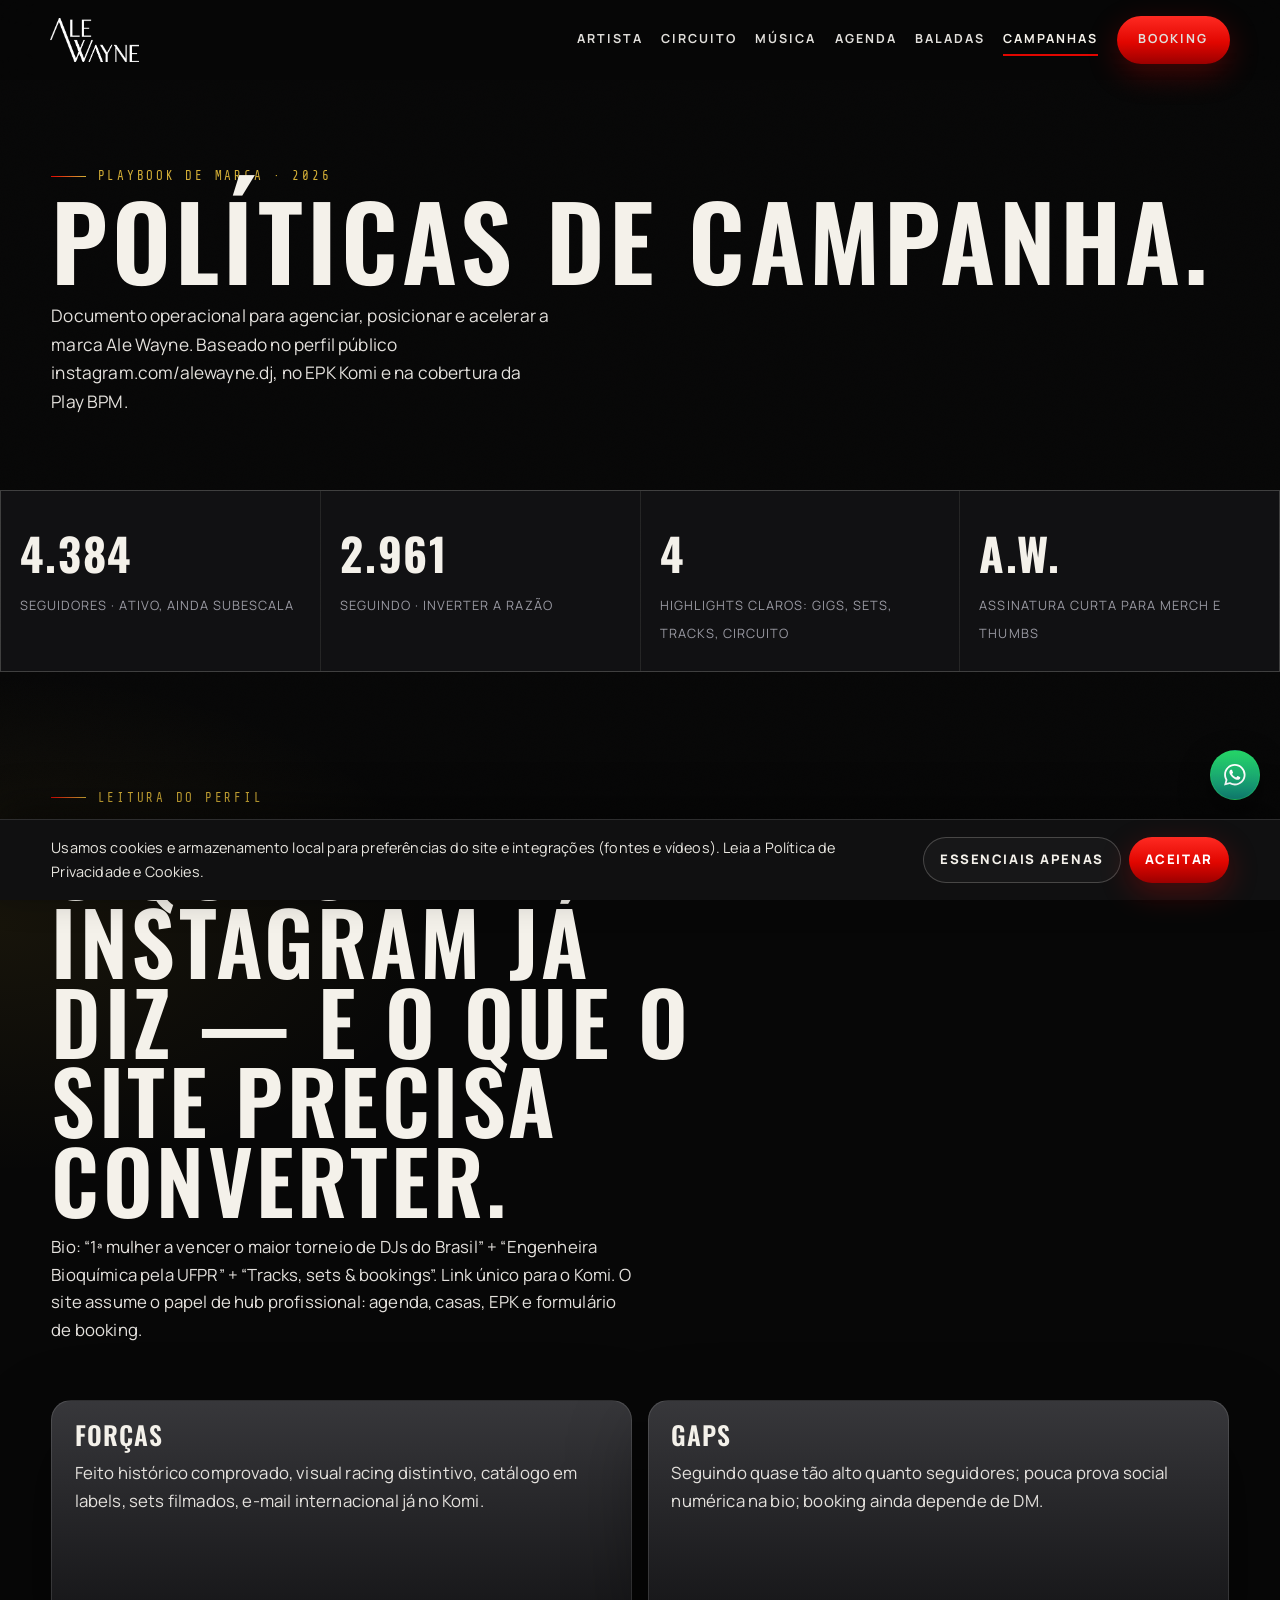
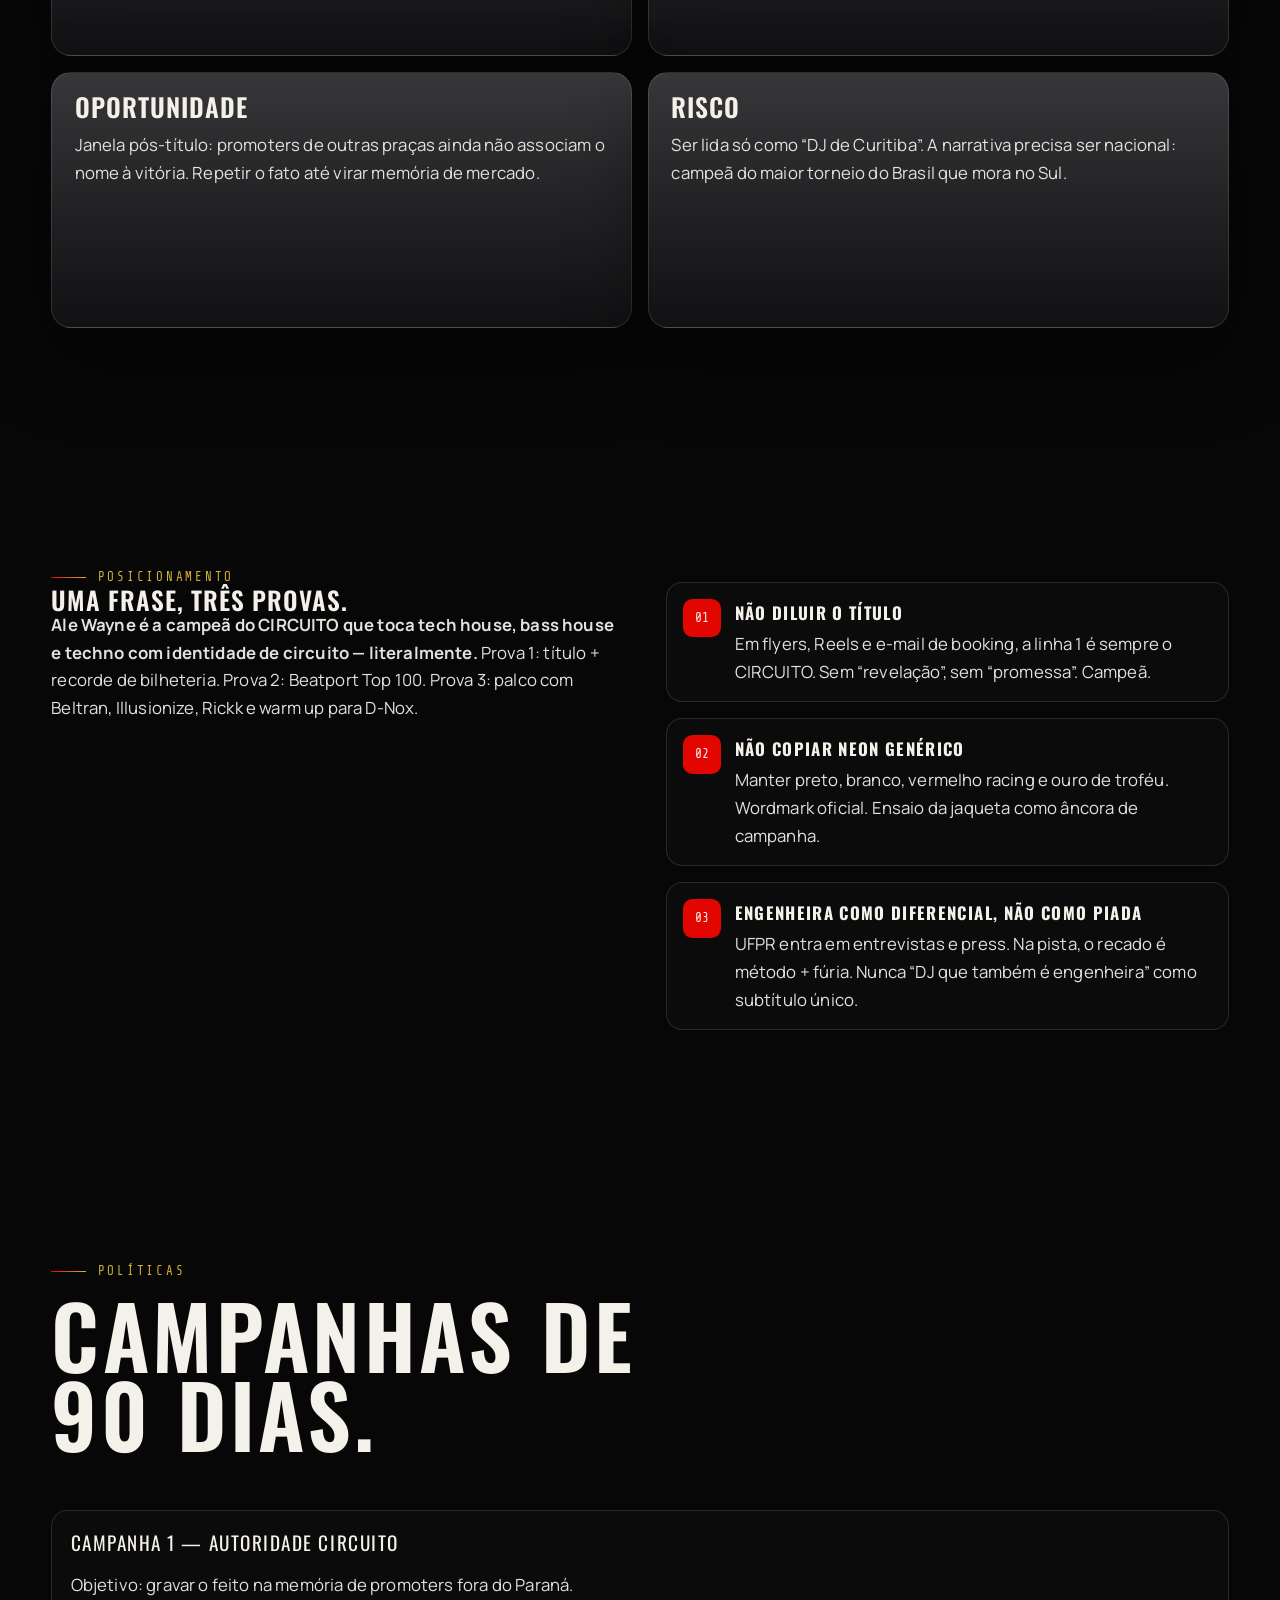
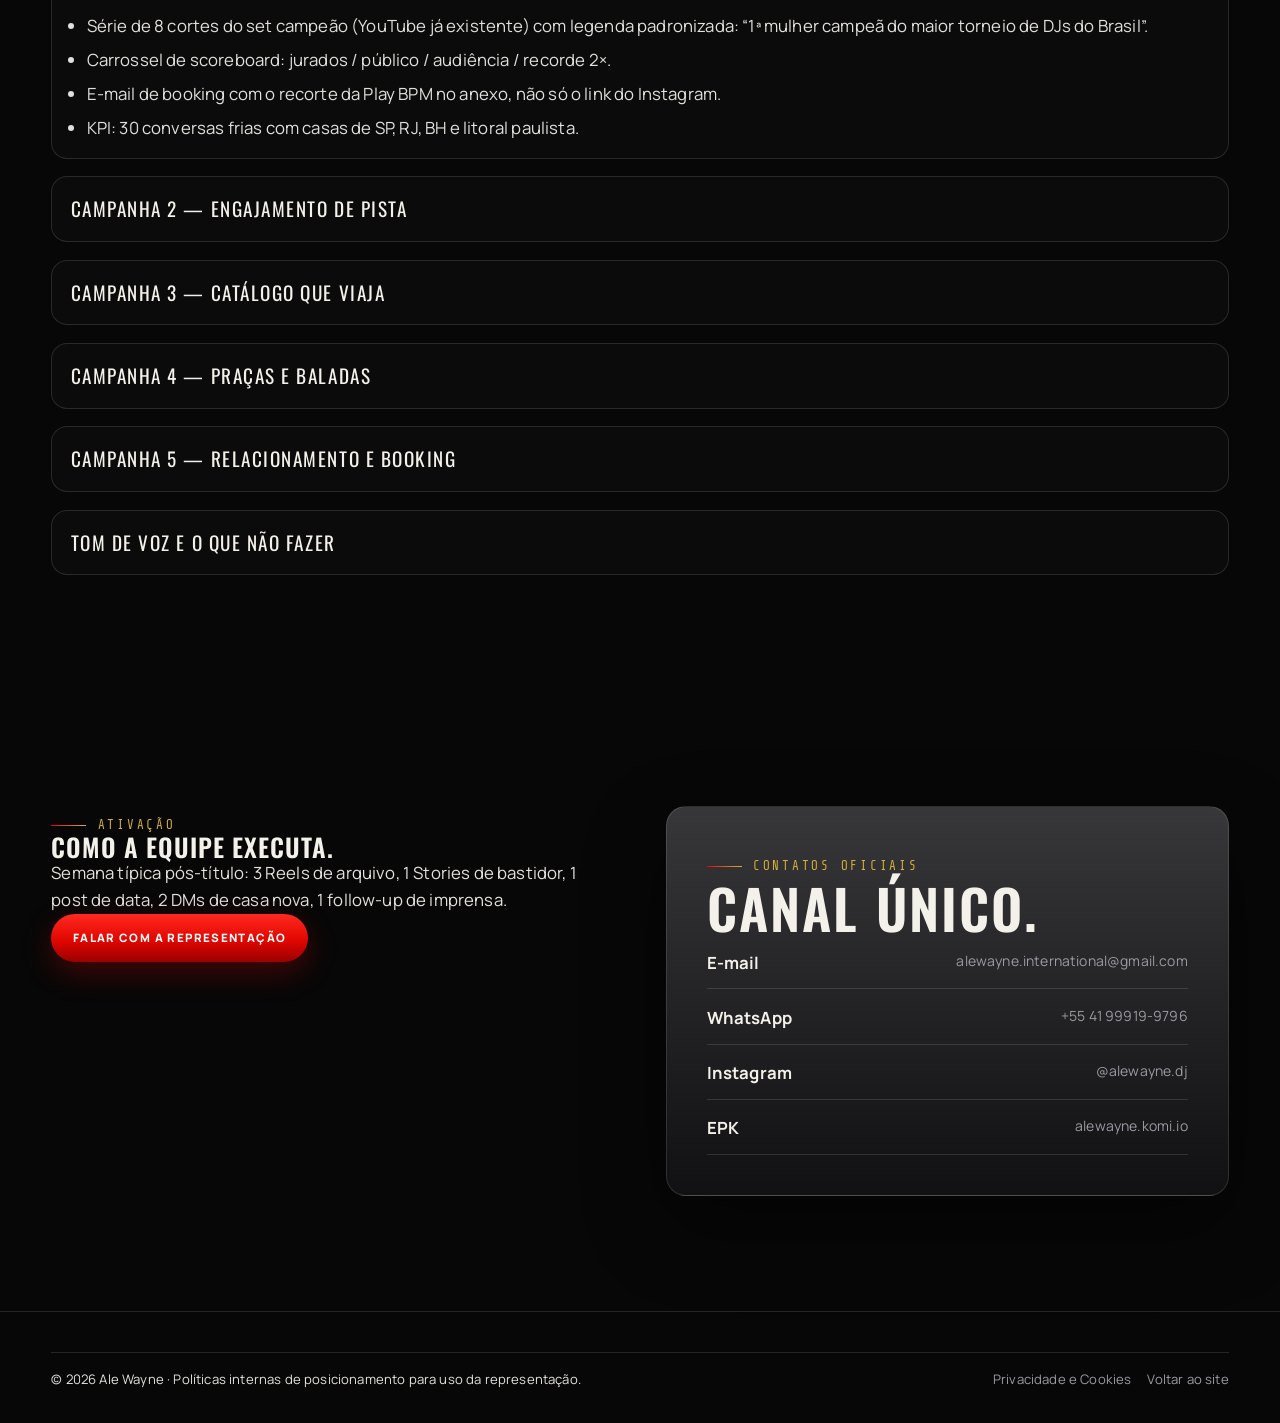
<file: campanhas.html>
<!DOCTYPE html>
<html lang="pt-BR">
  <head>
    <meta charset="utf-8" />
    <meta name="viewport" content="width=device-width, initial-scale=1" />
    <title>Campanhas de posicionamento | Ale Wayne</title>
    <meta
      name="description"
      content="Políticas de campanha, posicionamento e engajamento para a marca Ale Wayne: campeã do CIRCUITO Park Art, DJ e produtora de tech house, bass house e techno."
    />
    <link rel="canonical" href="https://alewayne.dj/campanhas.html" />
    <link rel="icon" href="assets/icons/favicon.svg" type="image/svg+xml" />
    <link rel="preconnect" href="https://fonts.googleapis.com" />
    <link rel="preconnect" href="https://fonts.gstatic.com" crossorigin />
    <link
      href="https://fonts.googleapis.com/css2?family=Manrope:wght@400;500;700;800&family=Oswald:wght@500;600;700&family=Share+Tech+Mono&display=swap"
      rel="stylesheet"
    />
    <link rel="stylesheet" href="css/styles.css" />
    <meta property="og:title" content="Campanhas de posicionamento | Ale Wayne" />
    <meta
      property="og:description"
      content="Playbook de marca para promoters, imprensa e equipe: autoridade de campeã, identidade racing e crescimento no Instagram."
    />
    <meta property="og:image" content="assets/images/ale-wayne-portrait.jpg" />
  </head>
  <body>
    <a class="skip-link" href="#conteudo">Pular para o conteúdo</a>

    <header class="site-header" data-header>
      <div class="wrap">
        <a class="brand" href="index.html" aria-label="Ale Wayne — início">
          <img src="assets/images/ale-wayne-banner.png" alt="Ale Wayne" width="220" height="44" />
        </a>
        <button class="nav-toggle" type="button" data-nav-toggle aria-expanded="false" aria-controls="menu-principal">
          <span></span>
          <span class="sr-only">Abrir menu</span>
        </button>
        <nav class="nav" id="menu-principal" data-nav aria-label="Principal">
          <a href="index.html#artista">Artista</a>
          <a href="index.html#circuito">CIRCUITO</a>
          <a href="index.html#musica">Música</a>
          <a href="index.html#agenda">Agenda</a>
          <a href="index.html#baladas">Baladas</a>
          <a href="campanhas.html" aria-current="page">Campanhas</a>
          <a class="btn btn-red" href="index.html#booking">Booking</a>
        </nav>
      </div>
    </header>

    <main id="conteudo">
      <section class="hero" style="min-height: auto; padding-bottom: 3rem">
        <div class="wrap">
          <p class="kicker">Playbook de marca · 2026</p>
          <h1 style="font-size: clamp(3rem, 8vw, 6.5rem)">Políticas de campanha.</h1>
          <p class="hero-copy">
            Documento operacional para agenciar, posicionar e acelerar a marca
            Ale Wayne. Baseado no perfil público
            <a href="https://www.instagram.com/alewayne.dj/" target="_blank" rel="noopener noreferrer">instagram.com/alewayne.dj</a>,
            no EPK Komi e na cobertura da Play BPM.
          </p>
        </div>
      </section>

      <section class="stats" aria-label="Diagnóstico do Instagram">
        <article class="stat">
          <b>4.384</b>
          <span>seguidores · ativo, ainda subescala</span>
        </article>
        <article class="stat">
          <b>2.961</b>
          <span>seguindo · inverter a razão</span>
        </article>
        <article class="stat">
          <b>4</b>
          <span>highlights claros: Gigs, Sets, Tracks, Circuito</span>
        </article>
        <article class="stat">
          <b>A.W.</b>
          <span>assinatura curta para merch e thumbs</span>
        </article>
      </section>

      <section class="section">
        <div class="wrap">
          <div class="section-head">
            <p class="kicker">Leitura do perfil</p>
            <h2>O que o Instagram já diz — e o que o site precisa converter.</h2>
            <p class="lede">
              Bio: “1ª mulher a vencer o maior torneio de DJs do Brasil” +
              “Engenheira Bioquímica pela UFPR” + “Tracks, sets &amp; bookings”.
              Link único para o Komi. O site assume o papel de hub profissional:
              agenda, casas, EPK e formulário de booking.
            </p>
          </div>
          <div class="matrix">
            <article class="card campaign-card">
              <h3>Forças</h3>
              <p>Feito histórico comprovado, visual racing distintivo, catálogo em labels, sets filmados, e-mail internacional já no Komi.</p>
            </article>
            <article class="card campaign-card">
              <h3>Gaps</h3>
              <p>Seguindo quase tão alto quanto seguidores; pouca prova social numérica na bio; booking ainda depende de DM.</p>
            </article>
            <article class="card campaign-card">
              <h3>Oportunidade</h3>
              <p>Janela pós-título: promoters de outras praças ainda não associam o nome à vitória. Repetir o fato até virar memória de mercado.</p>
            </article>
            <article class="card campaign-card">
              <h3>Risco</h3>
              <p>Ser lida só como “DJ de Curitiba”. A narrativa precisa ser nacional: campeã do maior torneio do Brasil que mora no Sul.</p>
            </article>
          </div>
        </div>
      </section>

      <section class="section">
        <div class="wrap about-grid">
          <div>
            <p class="kicker">Posicionamento</p>
            <h2>Uma frase, três provas.</h2>
            <p class="lede">
              <strong>Ale Wayne é a campeã do CIRCUITO que toca tech house, bass house e techno com identidade de circuito — literalmente.</strong>
              Prova 1: título + recorde de bilheteria. Prova 2: Beatport Top 100. Prova 3: palco com Beltran, Illusionize, Rickk e warm up para D-Nox.
            </p>
          </div>
          <ul class="bio-points">
            <li>
              <span class="mark">01</span>
              <div>
                <strong>Não diluir o título</strong>
                <p>Em flyers, Reels e e-mail de booking, a linha 1 é sempre o CIRCUITO. Sem “revelação”, sem “promessa”. Campeã.</p>
              </div>
            </li>
            <li>
              <span class="mark">02</span>
              <div>
                <strong>Não copiar neon genérico</strong>
                <p>Manter preto, branco, vermelho racing e ouro de troféu. Wordmark oficial. Ensaio da jaqueta como âncora de campanha.</p>
              </div>
            </li>
            <li>
              <span class="mark">03</span>
              <div>
                <strong>Engenheira como diferencial, não como piada</strong>
                <p>UFPR entra em entrevistas e press. Na pista, o recado é método + fúria. Nunca “DJ que também é engenheira” como subtítulo único.</p>
              </div>
            </li>
          </ul>
        </div>
      </section>

      <section class="section">
        <div class="wrap">
          <div class="section-head">
            <p class="kicker">Políticas</p>
            <h2>Campanhas de 90 dias.</h2>
          </div>
          <div class="policy">
            <details open>
              <summary>Campanha 1 — Autoridade CIRCUITO</summary>
              <p>Objetivo: gravar o feito na memória de promoters fora do Paraná.</p>
              <ul>
                <li>Série de 8 cortes do set campeão (YouTube já existente) com legenda padronizada: “1ª mulher campeã do maior torneio de DJs do Brasil”.</li>
                <li>Carrossel de scoreboard: jurados / público / audiência / recorde 2×.</li>
                <li>E-mail de booking com o recorte da Play BPM no anexo, não só o link do Instagram.</li>
                <li>KPI: 30 conversas frias com casas de SP, RJ, BH e litoral paulista.</li>
              </ul>
            </details>
            <details>
              <summary>Campanha 2 — Engajamento de pista</summary>
              <p>Objetivo: transformar o público das casas em seguidores e o seguidor em frequentador.</p>
              <ul>
                <li>Stories com QR no booth apontando para a agenda deste site, não só para o Komi.</li>
                <li>Repost de UGC com crédito; pedir 3 vídeos por gig ao fotógrafo da casa.</li>
                <li>Highlight “Gigs 2026” atualizado em 24h após cada data.</li>
                <li>CTA fixo: “salva o set completo no YouTube” — funil longo, não só like.</li>
                <li>KPI: +1.500 seguidores líquidos em 90 dias e razão seguir/seguindo abaixo de 0,4.</li>
              </ul>
            </details>
            <details>
              <summary>Campanha 3 — Catálogo que viaja</summary>
              <p>Objetivo: fazer a produtora circular além da DJ.</p>
              <ul>
                <li>Calendário de drop: 1 track ou remix a cada 6–8 semanas, com teaser de 12s vertical.</li>
                <li>Empilhar “Diamonds on My Necklace #78 Beatport” em toda bio e descrição de YouTube.</li>
                <li>Playlist oficial “A.W. Circuit” no Spotify com as próprias faixas + referências de booth.</li>
                <li>KPI: 20k plays acumulados no YouTube dos sets + 1 suporte novo de nome internacional citado em post.</li>
              </ul>
            </details>
            <details>
              <summary>Campanha 4 — Praças e baladas</summary>
              <p>Objetivo: sair do circuito só curitibano sem abandonar a casa.</p>
              <ul>
                <li>Manter Park Art, Meio Cwb, Space Club e Stand By como âncoras.</li>
                <li>Empacotar “South Run”: Curitiba + Floripa + Balneário em um PDF de 1 página para agentes.</li>
                <li>Harmonic Festival como prova de palco ao ar livre para negociar outros festivais de 2027.</li>
                <li>Nunca aceitar data que concorra com Park Art no mesmo fim de semana sem alinhamento — a casa do título é prioridade de marca.</li>
              </ul>
            </details>
            <details>
              <summary>Campanha 5 — Relacionamento e booking</summary>
              <p>Objetivo: profissionalizar o inbound.</p>
              <ul>
                <li>Todo DM de casa é redirecionado para o formulário do site ou para alewayne.international@gmail.com.</li>
                <li>WhatsApp +55 41 99919-9796 é canal oficial, não pessoal sem filtro. Horário comercial de resposta no EPK.</li>
                <li>Kit de 48h: rider técnico, bio curta (600 caracteres), bio longa, 5 fotos, 2 sets, 1 one-sheet.</li>
                <li>Após cada gig: agradecimento público à casa + tag + 1 frame do público. Política de reputação, não vaidade.</li>
              </ul>
            </details>
            <details>
              <summary>Tom de voz e o que não fazer</summary>
              <ul>
                <li>Tom: direto, competitivo, elegante. Sem autoajuda, sem “sonho realizado”, sem diminutivo.</li>
                <li>Hashtags-núcleo: #AleWayne #CircuitoParkArt #TechHouse #BassHouse #Curitiba.</li>
                <li>Não usar fotos de celular em material de booking. Não cobrir o wordmark com filtros rosa.</li>
                <li>Não negociar cache abaixo do piso combinado com a representação só “para aparecer” em capital — o título já fez aparecer.</li>
              </ul>
            </details>
          </div>
        </div>
      </section>

      <section class="section">
        <div class="wrap contact-grid">
          <div>
            <p class="kicker">Ativação</p>
            <h2>Como a equipe executa.</h2>
            <p class="lede">Semana típica pós-título: 3 Reels de arquivo, 1 Stories de bastidor, 1 post de data, 2 DMs de casa nova, 1 follow-up de imprensa.</p>
            <a class="btn btn-red" href="index.html#booking">Falar com a representação</a>
          </div>
          <div class="card trophy">
            <p class="kicker">Contatos oficiais</p>
            <h3>Canal único.</h3>
            <div class="contact-list">
              <a href="mailto:alewayne.international@gmail.com"><strong>E-mail</strong><small>alewayne.international@gmail.com</small></a>
              <a href="https://wa.me/5541999199796"><strong>WhatsApp</strong><small>+55 41 99919-9796</small></a>
              <a href="https://www.instagram.com/alewayne.dj/"><strong>Instagram</strong><small>@alewayne.dj</small></a>
              <a href="https://alewayne.komi.io/"><strong>EPK</strong><small>alewayne.komi.io</small></a>
            </div>
          </div>
        </div>
      </section>
    </main>

    <footer class="site-footer">
      <div class="wrap legal">
        <p>© <span data-year></span> Ale Wayne · Políticas internas de posicionamento para uso da representação.</p>
        <div class="legal-links">
          <a href="privacidade.html">Privacidade e Cookies</a>
          <a href="index.html">Voltar ao site</a>
        </div>
      </div>
    </footer>

    <button type="button" class="float-action float-action--top" data-back-top aria-label="Voltar ao topo">
      <svg viewBox="0 0 24 24" aria-hidden="true" focusable="false">
        <path d="M12 5.5 5 12.5h4.5V19h5v-6.5H19L12 5.5z" />
      </svg>
    </button>
    <a
      class="float-action float-action--whatsapp"
      href="https://wa.me/5541999199796?text=Ol%C3%A1!%20Gostaria%20de%20falar%20sobre%20booking%20com%20a%20Ale%20Wayne."
      target="_blank"
      rel="noopener noreferrer"
      aria-label="WhatsApp Ale Wayne"
    >
      <svg viewBox="0 0 24 24" aria-hidden="true" focusable="false">
        <path
          d="M17.472 14.382c-.297-.149-1.758-.867-2.03-.967-.273-.099-.471-.148-.67.15-.197.297-.767.966-.94 1.164-.173.199-.347.223-.644.075-.297-.15-1.255-.463-2.39-1.475-.883-.788-1.48-1.761-1.653-2.059-.173-.297-.018-.458.13-.606.134-.133.298-.347.446-.52.149-.174.198-.298.298-.497.099-.198.05-.371-.025-.52-.075-.149-.669-1.612-.916-2.207-.242-.579-.487-.5-.669-.51-.173-.008-.371-.01-.57-.01-.198 0-.52.074-.792.372-.272.297-1.04 1.016-1.04 2.479 0 1.462 1.065 2.875 1.213 3.074.149.198 2.096 3.2 5.077 4.487.709.306 1.262.489 1.694.625.712.227 1.36.195 1.871.118.571-.085 1.758-.719 2.006-1.413.248-.694.248-1.289.173-1.413-.074-.124-.272-.198-.57-.347m-5.421 7.403h-.004a9.87 9.87 0 0 1-5.031-1.378l-.361-.214-3.741.982.998-3.648-.235-.374a9.86 9.86 0 0 1-1.51-5.26c.001-5.45 4.436-9.884 9.888-9.884 2.64 0 5.122 1.03 6.988 2.898a9.825 9.825 0 0 1 2.893 6.994c-.003 5.45-4.435 9.884-9.885 9.884m8.413-18.297A11.815 11.815 0 0 0 12.05 0C5.495 0 .16 5.335.157 11.892c0 2.096.547 4.142 1.588 5.945L.057 24l6.305-1.654a11.882 11.882 0 0 0 5.683 1.448h.005c6.554 0 11.89-5.335 11.893-11.893a11.821 11.821 0 0 0-3.48-8.413z"
        />
      </svg>
    </a>

    <div class="cookie-banner" data-cookie-banner hidden>
      <div class="wrap cookie-banner-inner">
        <p>
          Usamos cookies e armazenamento local para preferências do site e integrações (fontes e
          vídeos). Leia a
          <a href="privacidade.html">Política de Privacidade e Cookies</a>.
        </p>
        <div class="cookie-banner-actions">
          <button class="btn btn-ghost" type="button" data-cookie-reject>Essenciais apenas</button>
          <button class="btn btn-red" type="button" data-cookie-accept>Aceitar</button>
        </div>
      </div>
    </div>

    <script src="js/main.js" defer></script>
  </body>
</html>
</file>
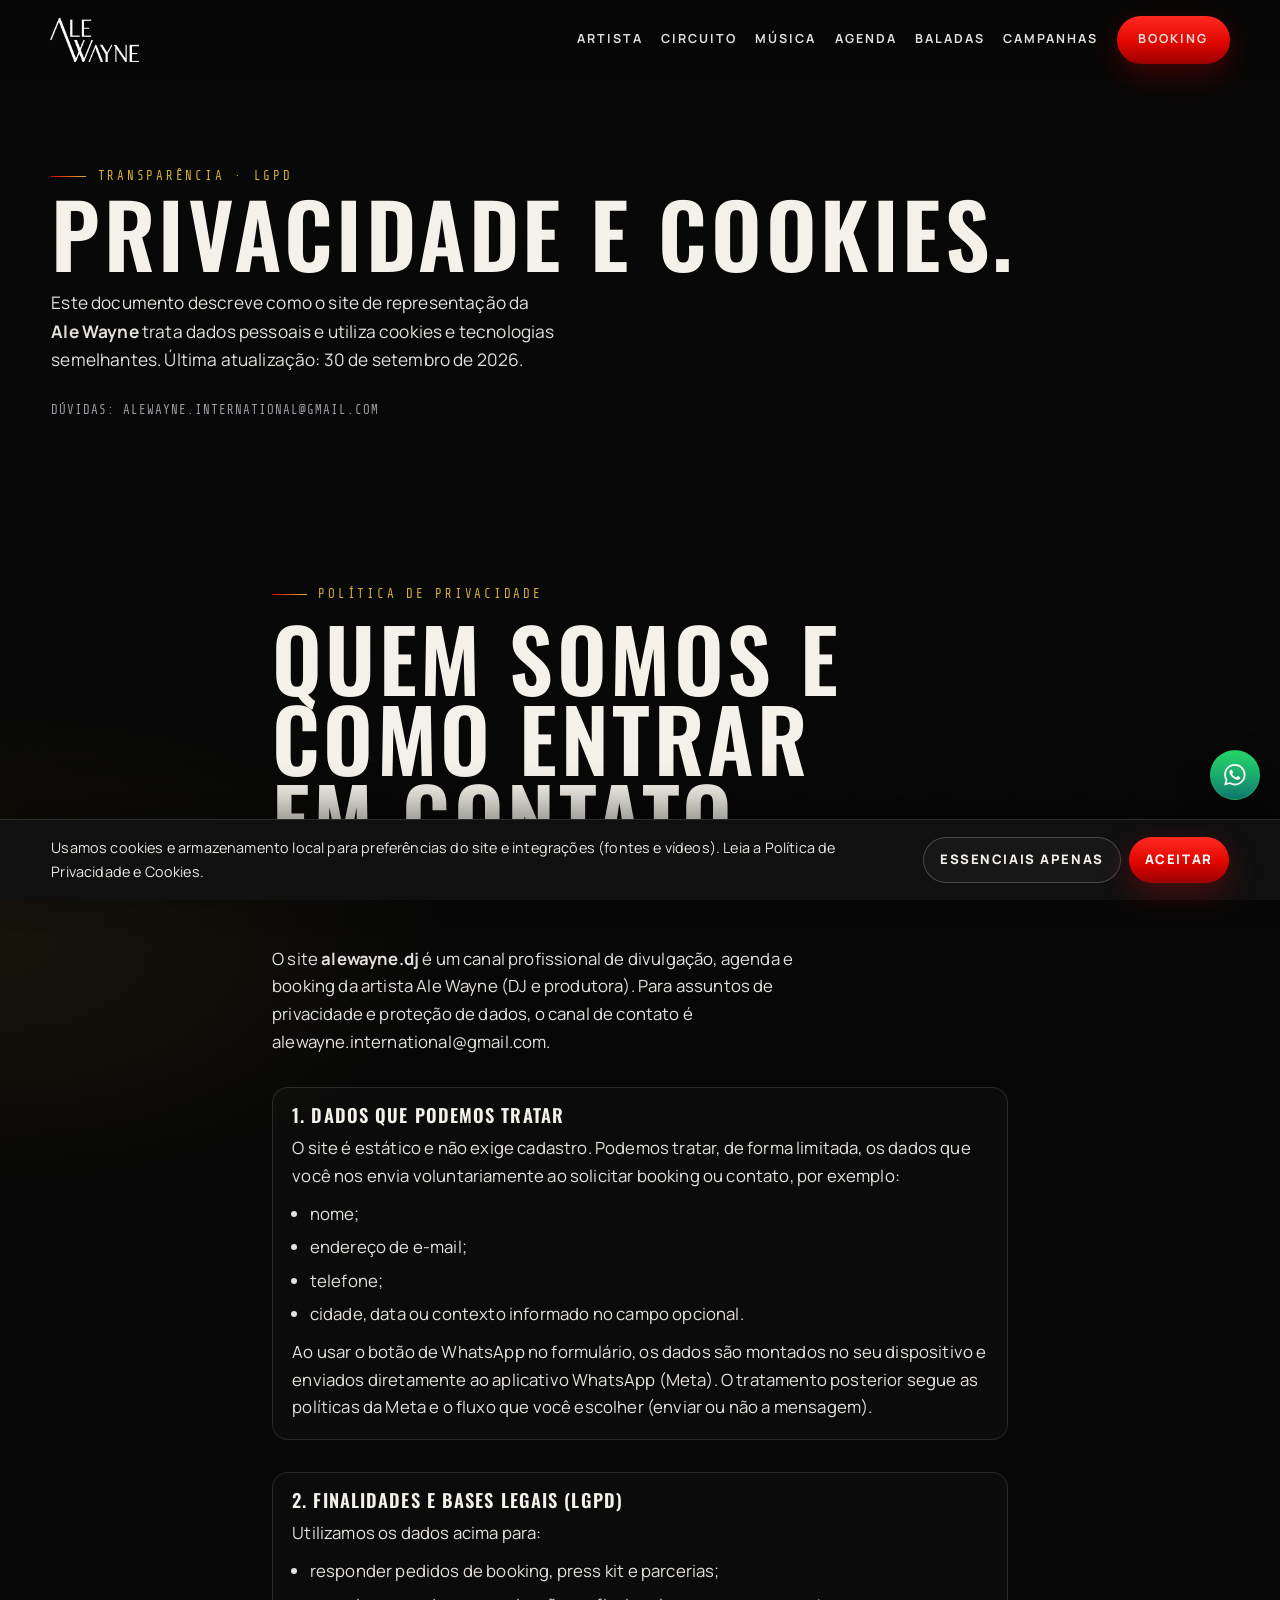
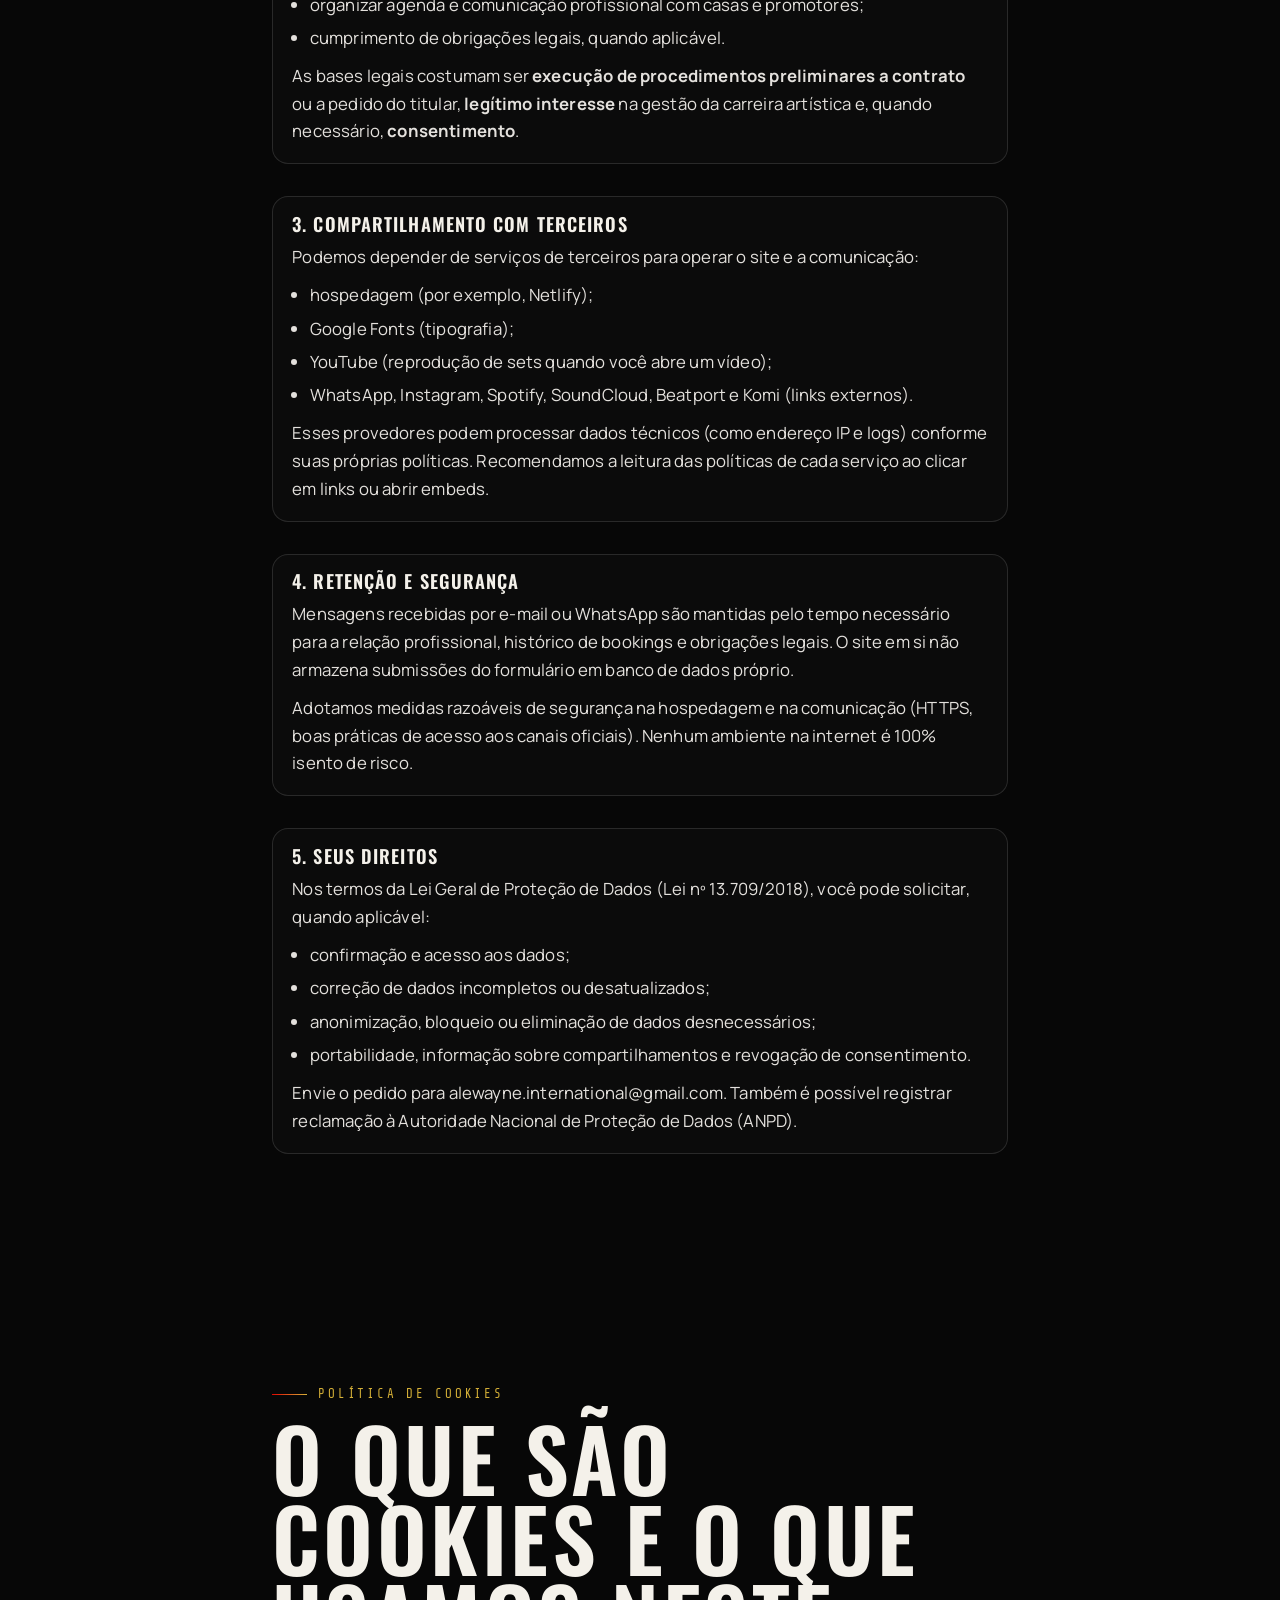
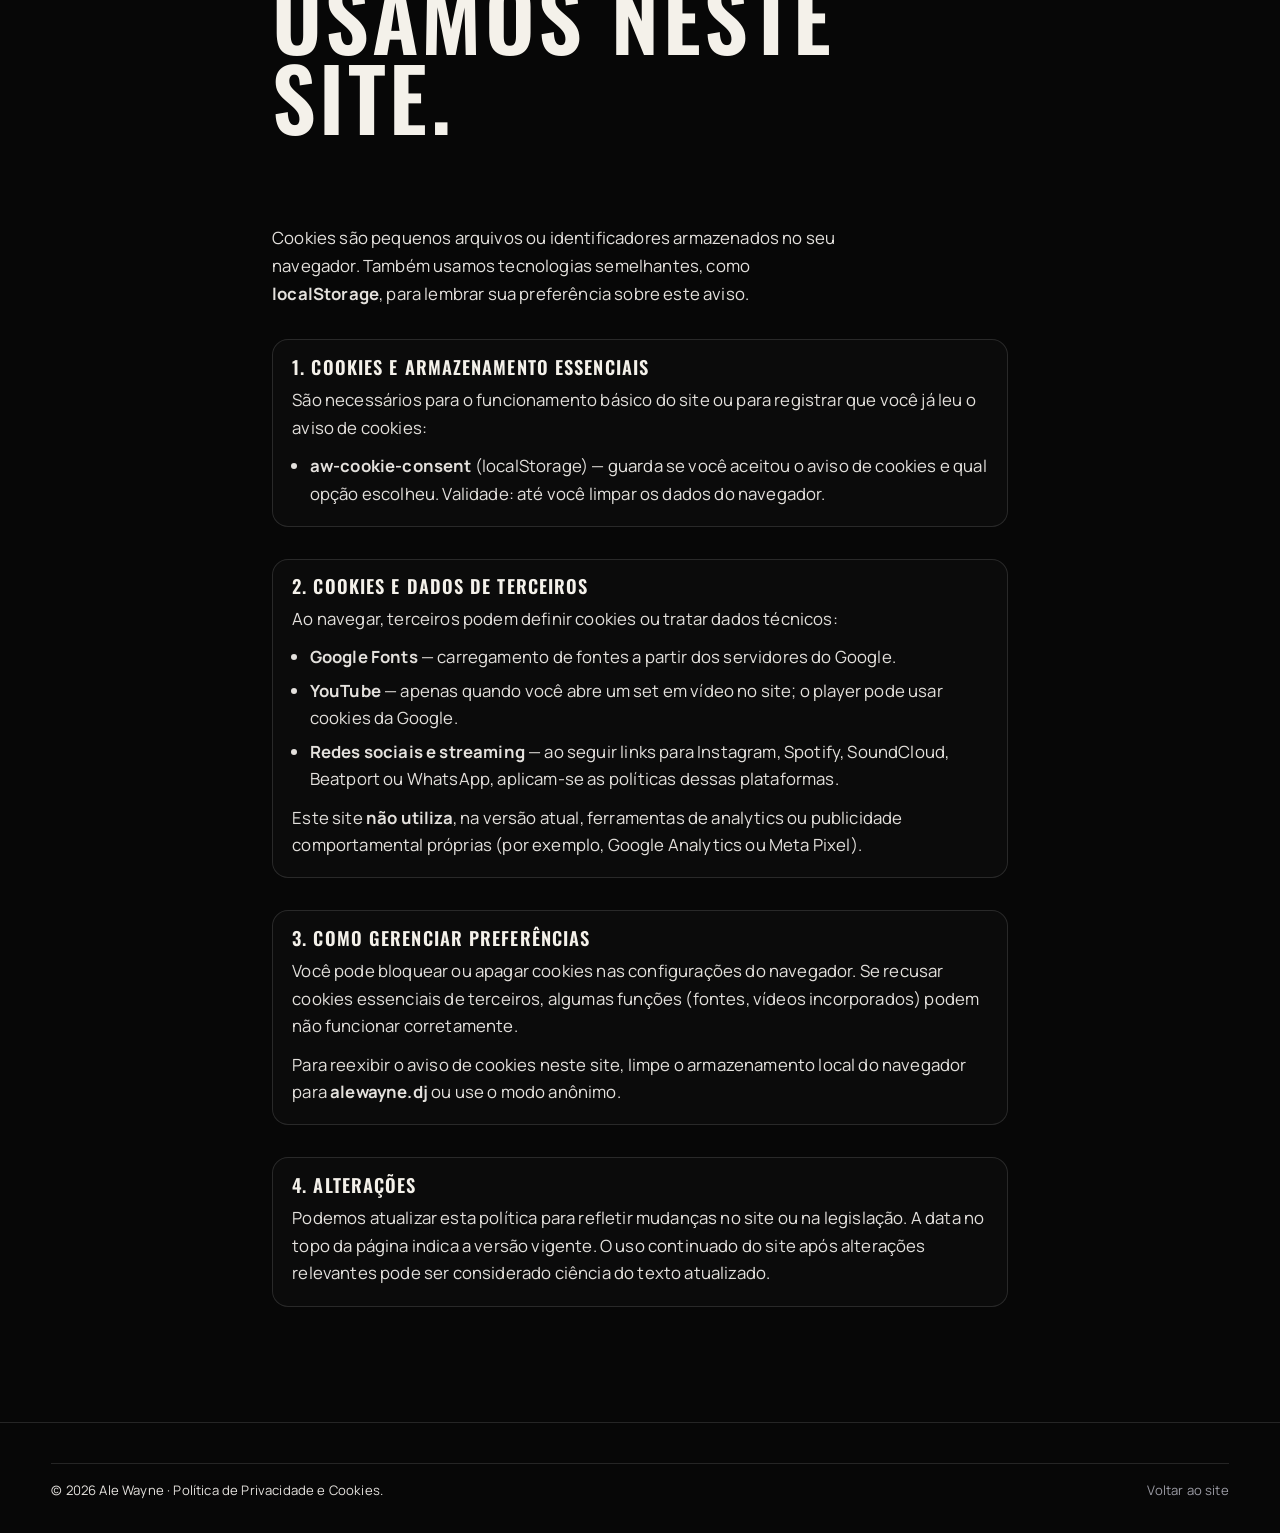
<file: privacidade.html>
<!DOCTYPE html>
<html lang="pt-BR">
  <head>
    <meta charset="utf-8" />
    <meta name="viewport" content="width=device-width, initial-scale=1" />
    <title>Política de Privacidade e Cookies | Ale Wayne</title>
    <meta
      name="description"
      content="Política de Privacidade e Cookies do site oficial da Ale Wayne: tratamento de dados, direitos LGPD e uso de cookies em alewayne.dj."
    />
    <link rel="canonical" href="https://alewayne.dj/privacidade.html" />
    <link rel="icon" href="assets/icons/favicon.svg" type="image/svg+xml" />
    <link rel="preconnect" href="https://fonts.googleapis.com" />
    <link rel="preconnect" href="https://fonts.gstatic.com" crossorigin />
    <link
      href="https://fonts.googleapis.com/css2?family=Manrope:wght@400;500;700;800&family=Oswald:wght@500;600;700&family=Share+Tech+Mono&display=swap"
      rel="stylesheet"
    />
    <link rel="stylesheet" href="css/styles.css" />
    <meta property="og:title" content="Política de Privacidade e Cookies | Ale Wayne" />
    <meta
      property="og:description"
      content="Como tratamos dados pessoais, integrações de terceiros e preferências de cookies no site de representação da artista."
    />
    <meta property="og:image" content="assets/images/ale-wayne-portrait.jpg" />
  </head>
  <body>
    <a class="skip-link" href="#conteudo">Pular para o conteúdo</a>

    <header class="site-header" data-header>
      <div class="wrap">
        <a class="brand" href="index.html" aria-label="Ale Wayne — início">
          <img src="assets/images/ale-wayne-banner.png" alt="Ale Wayne" width="220" height="44" />
        </a>
        <button class="nav-toggle" type="button" data-nav-toggle aria-expanded="false" aria-controls="menu-principal">
          <span></span>
          <span class="sr-only">Abrir menu</span>
        </button>
        <nav class="nav" id="menu-principal" data-nav aria-label="Principal">
          <a href="index.html#artista">Artista</a>
          <a href="index.html#circuito">CIRCUITO</a>
          <a href="index.html#musica">Música</a>
          <a href="index.html#agenda">Agenda</a>
          <a href="index.html#baladas">Baladas</a>
          <a href="campanhas.html">Campanhas</a>
          <a class="btn btn-red" href="index.html#booking">Booking</a>
        </nav>
      </div>
    </header>

    <main id="conteudo">
      <section class="hero" style="min-height: auto; padding-bottom: 3rem">
        <div class="wrap">
          <p class="kicker">Transparência · LGPD</p>
          <h1 style="font-size: clamp(2.6rem, 7vw, 5.5rem)">Privacidade e Cookies.</h1>
          <p class="hero-copy">
            Este documento descreve como o site de representação da
            <strong>Ale Wayne</strong> trata dados pessoais e utiliza cookies e tecnologias
            semelhantes. Última atualização: <time datetime="2026-09-30">30 de setembro de 2026</time>.
          </p>
          <p class="caption">
            Dúvidas:
            <a href="mailto:alewayne.international@gmail.com">alewayne.international@gmail.com</a>
          </p>
        </div>
      </section>

      <section class="section" id="privacidade">
        <div class="wrap legal-doc">
          <div class="section-head">
            <p class="kicker">Política de Privacidade</p>
            <h2>Quem somos e como entrar em contato.</h2>
          </div>
          <p class="lede">
            O site <strong>alewayne.dj</strong> é um canal profissional de divulgação, agenda e
            booking da artista Ale Wayne (DJ e produtora). Para assuntos de privacidade e proteção
            de dados, o canal de contato é
            <a href="mailto:alewayne.international@gmail.com">alewayne.international@gmail.com</a>.
          </p>

          <article class="legal-block">
            <h3>1. Dados que podemos tratar</h3>
            <p>
              O site é estático e não exige cadastro. Podemos tratar, de forma limitada, os dados
              que você nos envia voluntariamente ao solicitar booking ou contato, por exemplo:
            </p>
            <ul>
              <li>nome;</li>
              <li>endereço de e-mail;</li>
              <li>telefone;</li>
              <li>cidade, data ou contexto informado no campo opcional.</li>
            </ul>
            <p>
              Ao usar o botão de WhatsApp no formulário, os dados são montados no seu dispositivo e
              enviados diretamente ao aplicativo WhatsApp (Meta). O tratamento posterior segue as
              políticas da Meta e o fluxo que você escolher (enviar ou não a mensagem).
            </p>
          </article>

          <article class="legal-block">
            <h3>2. Finalidades e bases legais (LGPD)</h3>
            <p>Utilizamos os dados acima para:</p>
            <ul>
              <li>responder pedidos de booking, press kit e parcerias;</li>
              <li>organizar agenda e comunicação profissional com casas e promotores;</li>
              <li>cumprimento de obrigações legais, quando aplicável.</li>
            </ul>
            <p>
              As bases legais costumam ser <strong>execução de procedimentos preliminares a
              contrato</strong> ou a pedido do titular, <strong>legítimo interesse</strong> na
              gestão da carreira artística e, quando necessário, <strong>consentimento</strong>.
            </p>
          </article>

          <article class="legal-block">
            <h3>3. Compartilhamento com terceiros</h3>
            <p>Podemos depender de serviços de terceiros para operar o site e a comunicação:</p>
            <ul>
              <li>hospedagem (por exemplo, Netlify);</li>
              <li>Google Fonts (tipografia);</li>
              <li>YouTube (reprodução de sets quando você abre um vídeo);</li>
              <li>WhatsApp, Instagram, Spotify, SoundCloud, Beatport e Komi (links externos).</li>
            </ul>
            <p>
              Esses provedores podem processar dados técnicos (como endereço IP e logs) conforme
              suas próprias políticas. Recomendamos a leitura das políticas de cada serviço ao
              clicar em links ou abrir embeds.
            </p>
          </article>

          <article class="legal-block">
            <h3>4. Retenção e segurança</h3>
            <p>
              Mensagens recebidas por e-mail ou WhatsApp são mantidas pelo tempo necessário para a
              relação profissional, histórico de bookings e obrigações legais. O site em si não
              armazena submissões do formulário em banco de dados próprio.
            </p>
            <p>
              Adotamos medidas razoáveis de segurança na hospedagem e na comunicação (HTTPS, boas
              práticas de acesso aos canais oficiais). Nenhum ambiente na internet é 100% isento de
              risco.
            </p>
          </article>

          <article class="legal-block">
            <h3>5. Seus direitos</h3>
            <p>
              Nos termos da Lei Geral de Proteção de Dados (Lei nº 13.709/2018), você pode
              solicitar, quando aplicável:
            </p>
            <ul>
              <li>confirmação e acesso aos dados;</li>
              <li>correção de dados incompletos ou desatualizados;</li>
              <li>anonimização, bloqueio ou eliminação de dados desnecessários;</li>
              <li>portabilidade, informação sobre compartilhamentos e revogação de consentimento.</li>
            </ul>
            <p>
              Envie o pedido para
              <a href="mailto:alewayne.international@gmail.com">alewayne.international@gmail.com</a>.
              Também é possível registrar reclamação à Autoridade Nacional de Proteção de Dados
              (ANPD).
            </p>
          </article>
        </div>
      </section>

      <section class="section" id="cookies">
        <div class="wrap legal-doc">
          <div class="section-head">
            <p class="kicker">Política de Cookies</p>
            <h2>O que são cookies e o que usamos neste site.</h2>
          </div>
          <p class="lede">
            Cookies são pequenos arquivos ou identificadores armazenados no seu navegador. Também
            usamos tecnologias semelhantes, como <strong>localStorage</strong>, para lembrar sua
            preferência sobre este aviso.
          </p>

          <article class="legal-block">
            <h3>1. Cookies e armazenamento essenciais</h3>
            <p>
              São necessários para o funcionamento básico do site ou para registrar que você já
              leu o aviso de cookies:
            </p>
            <ul>
              <li>
                <strong>aw-cookie-consent</strong> (localStorage) — guarda se você aceitou o aviso
                de cookies e qual opção escolheu. Validade: até você limpar os dados do navegador.
              </li>
            </ul>
          </article>

          <article class="legal-block">
            <h3>2. Cookies e dados de terceiros</h3>
            <p>Ao navegar, terceiros podem definir cookies ou tratar dados técnicos:</p>
            <ul>
              <li>
                <strong>Google Fonts</strong> — carregamento de fontes a partir dos servidores do
                Google.
              </li>
              <li>
                <strong>YouTube</strong> — apenas quando você abre um set em vídeo no site; o player
                pode usar cookies da Google.
              </li>
              <li>
                <strong>Redes sociais e streaming</strong> — ao seguir links para Instagram,
                Spotify, SoundCloud, Beatport ou WhatsApp, aplicam-se as políticas dessas
                plataformas.
              </li>
            </ul>
            <p>
              Este site <strong>não utiliza</strong>, na versão atual, ferramentas de analytics ou
              publicidade comportamental próprias (por exemplo, Google Analytics ou Meta Pixel).
            </p>
          </article>

          <article class="legal-block">
            <h3>3. Como gerenciar preferências</h3>
            <p>
              Você pode bloquear ou apagar cookies nas configurações do navegador. Se recusar cookies
              essenciais de terceiros, algumas funções (fontes, vídeos incorporados) podem não
              funcionar corretamente.
            </p>
            <p>
              Para reexibir o aviso de cookies neste site, limpe o armazenamento local do navegador
              para <strong>alewayne.dj</strong> ou use o modo anônimo.
            </p>
          </article>

          <article class="legal-block">
            <h3>4. Alterações</h3>
            <p>
              Podemos atualizar esta política para refletir mudanças no site ou na legislação. A data
              no topo da página indica a versão vigente. O uso continuado do site após alterações
              relevantes pode ser considerado ciência do texto atualizado.
            </p>
          </article>
        </div>
      </section>
    </main>

    <footer class="site-footer">
      <div class="wrap legal">
        <p>© <span data-year></span> Ale Wayne · Política de Privacidade e Cookies.</p>
        <a href="index.html">Voltar ao site</a>
      </div>
    </footer>

    <button type="button" class="float-action float-action--top" data-back-top aria-label="Voltar ao topo">
      <svg viewBox="0 0 24 24" aria-hidden="true" focusable="false">
        <path d="M12 5.5 5 12.5h4.5V19h5v-6.5H19L12 5.5z" />
      </svg>
    </button>
    <a
      class="float-action float-action--whatsapp"
      href="https://wa.me/5541999199796?text=Ol%C3%A1!%20Gostaria%20de%20falar%20sobre%20booking%20com%20a%20Ale%20Wayne."
      target="_blank"
      rel="noopener noreferrer"
      aria-label="WhatsApp Ale Wayne"
    >
      <svg viewBox="0 0 24 24" aria-hidden="true" focusable="false">
        <path
          d="M17.472 14.382c-.297-.149-1.758-.867-2.03-.967-.273-.099-.471-.148-.67.15-.197.297-.767.966-.94 1.164-.173.199-.347.223-.644.075-.297-.15-1.255-.463-2.39-1.475-.883-.788-1.48-1.761-1.653-2.059-.173-.297-.018-.458.13-.606.134-.133.298-.347.446-.52.149-.174.198-.298.298-.497.099-.198.05-.371-.025-.52-.075-.149-.669-1.612-.916-2.207-.242-.579-.487-.5-.669-.51-.173-.008-.371-.01-.57-.01-.198 0-.52.074-.792.372-.272.297-1.04 1.016-1.04 2.479 0 1.462 1.065 2.875 1.213 3.074.149.198 2.096 3.2 5.077 4.487.709.306 1.262.489 1.694.625.712.227 1.36.195 1.871.118.571-.085 1.758-.719 2.006-1.413.248-.694.248-1.289.173-1.413-.074-.124-.272-.198-.57-.347m-5.421 7.403h-.004a9.87 9.87 0 0 1-5.031-1.378l-.361-.214-3.741.982.998-3.648-.235-.374a9.86 9.86 0 0 1-1.51-5.26c.001-5.45 4.436-9.884 9.888-9.884 2.64 0 5.122 1.03 6.988 2.898a9.825 9.825 0 0 1 2.893 6.994c-.003 5.45-4.435 9.884-9.885 9.884m8.413-18.297A11.815 11.815 0 0 0 12.05 0C5.495 0 .16 5.335.157 11.892c0 2.096.547 4.142 1.588 5.945L.057 24l6.305-1.654a11.882 11.882 0 0 0 5.683 1.448h.005c6.554 0 11.89-5.335 11.893-11.893a11.821 11.821 0 0 0-3.48-8.413z"
        />
      </svg>
    </a>

    <div class="cookie-banner" data-cookie-banner hidden>
      <div class="wrap cookie-banner-inner">
        <p>
          Usamos cookies e armazenamento local para preferências do site e integrações (fontes e
          vídeos). Leia a
          <a href="privacidade.html">Política de Privacidade e Cookies</a>.
        </p>
        <div class="cookie-banner-actions">
          <button class="btn btn-ghost" type="button" data-cookie-reject>Essenciais apenas</button>
          <button class="btn btn-red" type="button" data-cookie-accept>Aceitar</button>
        </div>
      </div>
    </div>

    <script src="js/main.js" defer></script>
  </body>
</html>
</file>
<file: css/styles.css>
@layer reset, tokens, base, layout, components, pages, utilities;

@layer tokens {
  :root {
    --ink: #070707;
    --asphalt: #111113;
    --steel: #1c1c20;
    --line: color-mix(in srgb, #ffffff 12%, transparent);
    --mist: #9a9aa3;
    --paper: #f4f1ea;
    --white: #ffffff;
    --red: #e10600;
    --red-deep: #9b0000;
    --gold: #d4af37;
    --gold-soft: #f0d78c;
    --amber: #ff7a18;
    --safe: clamp(1.25rem, 4vw, 5rem);
    --header: 5rem;
    --radius: 1.25rem;
    --shadow: 0 30px 80px rgb(0 0 0 / 0.45);
    --ease: cubic-bezier(0.22, 1, 0.36, 1);
    --font-display: "Oswald", "Arial Narrow", sans-serif;
    --font-body: "Manrope", "Segoe UI", sans-serif;
    --font-mono: "Share Tech Mono", ui-monospace, monospace;
    --max: 1180px;
    --focus: 0 0 0 3px var(--ink), 0 0 0 6px var(--gold);
  }

  @media (prefers-reduced-motion: reduce) {
    :root {
      --ease: linear;
    }
  }
}

@layer reset {
  *,
  *::before,
  *::after {
    box-sizing: border-box;
    margin: 0;
    padding: 0;
  }

  html {
    scroll-behavior: smooth;
    scroll-padding-top: calc(var(--header) + 0.75rem);
  }

  @media (prefers-reduced-motion: reduce) {
    html {
      scroll-behavior: auto;
    }

    *,
    *::before,
    *::after {
      animation-duration: 0.01ms !important;
      animation-iteration-count: 1 !important;
      transition-duration: 0.01ms !important;
      scroll-behavior: auto !important;
    }
  }

  img,
  svg,
  video {
    display: block;
    max-width: 100%;
    height: auto;
  }

  button,
  input,
  select,
  textarea {
    font: inherit;
    color: inherit;
  }

  button {
    cursor: pointer;
    background: none;
    border: 0;
  }

  a {
    color: inherit;
    text-decoration: none;
  }

  ul,
  ol {
    list-style: none;
  }

  table {
    border-collapse: collapse;
  }
}

@layer base {
  body {
    min-height: 100dvh;
    background:
      radial-gradient(1200px 600px at 80% -10%, rgb(225 6 0 / 0.16), transparent 55%),
      radial-gradient(900px 500px at 0% 20%, rgb(212 175 55 / 0.08), transparent 50%),
      var(--ink);
    color: var(--paper);
    font-family: var(--font-body);
    font-size: clamp(0.95rem, 0.9rem + 0.3vw, 1.05rem);
    line-height: 1.65;
    letter-spacing: 0.01em;
    text-rendering: optimizeLegibility;
    -webkit-font-smoothing: antialiased;
  }

  body::before {
    content: "";
    pointer-events: none;
    position: fixed;
    inset: 0;
    z-index: 1;
    opacity: 0.045;
    background-image: url("data:image/svg+xml,%3Csvg xmlns='http://www.w3.org/2000/svg' width='140' height='140'%3E%3Cfilter id='n'%3E%3CfeTurbulence type='fractalNoise' baseFrequency='.85' numOctaves='4' stitchTiles='stitch'/%3E%3C/filter%3E%3Crect width='140' height='140' filter='url(%23n)' opacity='.55'/%3E%3C/svg%3E");
    mix-blend-mode: overlay;
  }

  :focus-visible {
    outline: none;
    box-shadow: var(--focus);
  }

  h1,
  h2,
  h3,
  h4 {
    font-family: var(--font-display);
    font-weight: 600;
    letter-spacing: 0.04em;
    line-height: 0.92;
    text-transform: uppercase;
  }

  p {
    color: color-mix(in srgb, var(--paper) 82%, var(--mist));
  }

  ::selection {
    background: var(--red);
    color: var(--white);
  }
}

@layer layout {
  .skip-link {
    position: absolute;
    left: 1rem;
    top: -4rem;
    z-index: 100;
    background: var(--gold);
    color: var(--ink);
    padding: 0.7rem 1rem;
    font-weight: 700;
  }

  .skip-link:focus {
    top: 1rem;
  }

  .wrap {
    width: min(100% - var(--safe) * 2, var(--max));
    margin-inline: auto;
  }

  .section {
    position: relative;
    z-index: 2;
    padding-block: clamp(4rem, 9vw, 8rem);
  }

  .section-head {
    display: grid;
    gap: 0.85rem;
    margin-bottom: clamp(2rem, 5vw, 3.5rem);
  }

  .kicker {
    display: inline-flex;
    align-items: center;
    gap: 0.7rem;
    color: var(--gold);
    font-family: var(--font-mono);
    font-size: 0.78rem;
    letter-spacing: 0.22em;
    text-transform: uppercase;
  }

  .kicker::before {
    content: "";
    width: 2.2rem;
    height: 1px;
    background: linear-gradient(90deg, var(--red), var(--gold));
  }

  .section-head h2 {
    font-size: clamp(2.4rem, 7vw, 5.4rem);
    max-width: 14ch;
  }

  .lede {
    max-width: 58ch;
    font-size: 1.05rem;
  }
}

@layer components {
  .site-header {
    position: sticky;
    top: 0;
    z-index: 40;
    height: var(--header);
    display: flex;
    align-items: center;
    border-bottom: 1px solid transparent;
    background: color-mix(in srgb, var(--ink) 55%, transparent);
    backdrop-filter: blur(18px) saturate(1.2);
    transition: border-color 0.35s var(--ease), background 0.35s var(--ease);
  }

  .site-header.is-scrolled {
    border-bottom-color: var(--line);
    background: color-mix(in srgb, var(--ink) 86%, transparent);
  }

  .site-header .wrap {
    display: flex;
    align-items: center;
    justify-content: space-between;
    gap: 1rem;
    width: min(100% - 1.5rem, var(--max));
  }

  .brand {
    display: grid;
    place-items: center;
    min-height: 2.4rem;
  }

  .brand img {
    height: 2.75rem;
    width: auto;
  }

  .nav {
    display: flex;
    flex-wrap: wrap;
    align-items: center;
    justify-content: flex-end;
    gap: 0.65rem 1.15rem;
    max-width: min(100%, 42rem);
  }

  .nav a {
    font-size: 0.78rem;
    font-weight: 700;
    letter-spacing: 0.16em;
    text-transform: uppercase;
    color: color-mix(in srgb, var(--paper) 78%, var(--mist));
    position: relative;
  }

  .nav a:not(.btn)::after {
    content: "";
    position: absolute;
    left: 0;
    bottom: -0.4rem;
    width: 100%;
    height: 2px;
    background: var(--red);
    transform: scaleX(0);
    transform-origin: left;
    transition: transform 0.3s var(--ease);
  }

  .nav a:hover,
  .nav a[aria-current="page"] {
    color: var(--paper);
  }

  .nav a:not(.btn):hover::after,
  .nav a[aria-current="page"]::after {
    transform: scaleX(1);
  }

  .nav-toggle {
    display: none;
    width: 2.6rem;
    height: 2.6rem;
    place-items: center;
    border: 1px solid var(--line);
    border-radius: 999px;
  }

  .nav-toggle span:not(.sr-only),
  .nav-toggle span:not(.sr-only)::before,
  .nav-toggle span:not(.sr-only)::after {
    display: block;
    width: 1.05rem;
    height: 1.5px;
    background: var(--paper);
    position: relative;
    transition: transform 0.3s var(--ease);
  }

  .nav-toggle span:not(.sr-only)::before,
  .nav-toggle span:not(.sr-only)::after {
    content: "";
    position: absolute;
    left: 0;
  }

  .nav-toggle span:not(.sr-only)::before {
    top: -5px;
  }

  .nav-toggle span:not(.sr-only)::after {
    top: 5px;
  }

  .btn {
    display: inline-flex;
    align-items: center;
    justify-content: center;
    gap: 0.55rem;
    min-height: 3rem;
    padding: 0.7rem 1.35rem;
    border-radius: 999px;
    font-weight: 800;
    letter-spacing: 0.12em;
    text-transform: uppercase;
    font-size: 0.72rem;
    transition: transform 0.25s var(--ease), background 0.25s var(--ease), color 0.25s var(--ease);
  }

  .btn:hover {
    transform: translateY(-2px);
  }

  .btn-red {
    background: linear-gradient(180deg, #ff2a22, var(--red) 55%, var(--red-deep));
    color: var(--white);
    box-shadow: 0 10px 30px rgb(225 6 0 / 0.28);
  }

  .btn-ghost {
    border: 1px solid color-mix(in srgb, var(--paper) 22%, transparent);
    color: var(--paper);
    background: rgb(255 255 255 / 0.03);
  }

  .btn-gold {
    background: linear-gradient(180deg, var(--gold-soft), var(--gold));
    color: var(--ink);
  }

  .pill {
    display: inline-flex;
    align-items: center;
    gap: 0.45rem;
    padding: 0.35rem 0.75rem;
    border: 1px solid var(--line);
    border-radius: 999px;
    font-family: var(--font-mono);
    font-size: 0.72rem;
    letter-spacing: 0.12em;
    text-transform: uppercase;
    color: var(--gold-soft);
  }

  .card {
    background: linear-gradient(180deg, color-mix(in srgb, var(--steel) 88%, #fff), var(--asphalt));
    border: 1px solid var(--line);
    border-radius: var(--radius);
    overflow: hidden;
    box-shadow: var(--shadow);
  }

  .ticker {
    overflow: hidden;
    border-block: 1px solid var(--line);
    background: var(--asphalt);
    position: relative;
    z-index: 2;
  }

  .ticker-track {
    display: flex;
    gap: 2.5rem;
    width: max-content;
    padding: 0.85rem 0;
    animation: ticker 95s linear infinite;
    font-family: var(--font-display);
    letter-spacing: 0.22em;
    text-transform: uppercase;
    font-size: 0.85rem;
    color: color-mix(in srgb, var(--paper) 70%, var(--mist));
  }

  .ticker:hover .ticker-track {
    animation-play-state: paused;
  }

  @keyframes ticker {
    to {
      transform: translateX(-50%);
    }
  }

  .modal {
    position: fixed;
    inset: 0;
    z-index: 130;
    display: grid;
    place-items: center;
    padding: 1.25rem;
    background: rgb(0 0 0 / 0.82);
    opacity: 0;
    pointer-events: none;
    transition: opacity 0.3s var(--ease);
  }

  .modal.is-open {
    opacity: 1;
    pointer-events: auto;
  }

  .modal-frame {
    width: min(100%, 960px);
    aspect-ratio: 16 / 9;
    background: #000;
    border-radius: 1rem;
    overflow: hidden;
    box-shadow: var(--shadow);
  }

  .modal-frame iframe {
    width: 100%;
    height: 100%;
    border: 0;
  }

  .modal-close {
    position: absolute;
    top: 1.2rem;
    right: 1.2rem;
    width: 2.8rem;
    height: 2.8rem;
    border-radius: 999px;
    background: var(--paper);
    color: var(--ink);
    font-size: 1.4rem;
  }

  .toast {
    position: fixed;
    right: 1.2rem;
    bottom: 1.2rem;
    z-index: 90;
    padding: 0.9rem 1.15rem;
    border-radius: 0.9rem;
    background: var(--paper);
    color: var(--ink);
    font-weight: 700;
    transform: translateY(120%);
    transition: transform 0.35s var(--ease);
    box-shadow: var(--shadow);
  }

  .toast.is-visible {
    transform: translateY(0);
  }

  .form {
    display: grid;
    gap: 1.15rem;
  }

  .field {
    display: grid;
    gap: 0.35rem;
  }

  .field label {
    display: grid;
    gap: 0.7rem;
    align-items: center;
  }

  .field span {
    font-size: 0.75rem;
    letter-spacing: 0.14em;
    text-transform: uppercase;
    color: var(--mist);
    padding-bottom: 0.1rem;
  }

  .field input,
  .field select,
  .field textarea {
    width: 100%;
    min-width: 0;
    justify-self: stretch;
    background: rgb(255 255 255 / 0.03);
    border: 1px solid var(--line);
    border-radius: 0.85rem;
    padding: 0.95rem 1.05rem;
    color: var(--paper);
    transition: border-color 0.25s var(--ease);
  }

  .field select {
    min-height: 3.15rem;
  }

  .field textarea {
    min-height: 8rem;
    resize: vertical;
  }

  .field input:focus,
  .field select:focus,
  .field textarea:focus {
    border-color: var(--gold);
  }

  .field.error input,
  .field.error select,
  .field.error textarea {
    border-color: var(--red);
  }

  .field small {
    color: var(--red);
    min-height: 0;
  }

  .field small:empty {
    display: none;
  }

  .chips {
    display: flex;
    flex-wrap: wrap;
    gap: 0.55rem;
  }

  .chip {
    padding: 0.45rem 0.9rem;
    border-radius: 999px;
    border: 1px solid var(--line);
    color: var(--mist);
    font-size: 0.78rem;
    letter-spacing: 0.08em;
    text-transform: uppercase;
  }

  .chip.is-active,
  .chip:hover {
    color: var(--ink);
    background: var(--paper);
    border-color: var(--paper);
  }

  .preloader {
    position: fixed;
    inset: 0;
    z-index: 120;
    display: grid;
    place-items: center;
    background: var(--ink);
    transition: opacity 0.5s var(--ease), visibility 0.5s;
  }

  .preloader.is-done {
    opacity: 0;
    visibility: hidden;
    pointer-events: none;
  }

  .preloader img {
    width: min(72vw, 380px);
    animation: pulse 1.4s var(--ease) infinite;
  }

  @keyframes pulse {
    50% {
      opacity: 0.45;
      transform: scale(0.98);
    }
  }
}

@layer pages {
  .hero {
    position: relative;
    z-index: 2;
    min-height: calc(100dvh - var(--header));
    display: grid;
    align-items: center;
    padding-block: clamp(2rem, 6vw, 5rem);
    overflow: hidden;
  }

  .hero-grid {
    display: grid;
    grid-template-columns: 1.1fr 0.9fr;
    gap: clamp(2rem, 5vw, 4.5rem);
    align-items: center;
  }

  .hero h1 {
    font-size: clamp(4.2rem, 13vw, 9.4rem);
    margin: 0.35rem 0 1rem;
  }

  .hero h1 span {
    display: block;
    color: transparent;
    -webkit-text-stroke: 1.5px color-mix(in srgb, var(--paper) 70%, transparent);
  }

  .hero-copy {
    max-width: 46ch;
    font-size: 1.08rem;
    margin-bottom: 1.6rem;
  }

  .hero-actions {
    display: flex;
    flex-wrap: wrap;
    gap: 0.75rem;
    margin-bottom: 1.8rem;
  }

  .hero-meta {
    display: flex;
    flex-wrap: wrap;
    gap: 0.6rem;
  }

  .hero-visual {
    position: relative;
    isolation: isolate;
  }

  .portrait {
    position: relative;
    border-radius: 1.6rem 0.4rem 1.6rem 0.4rem;
    overflow: hidden;
    aspect-ratio: 4 / 5;
    background: #2b2b2f;
    box-shadow: var(--shadow);
  }

  .portrait img {
    width: 100%;
    height: 100%;
    object-fit: cover;
    object-position: 50% 12%;
    filter: contrast(1.05) saturate(1.05);
  }

  .portrait::after {
    content: "";
    position: absolute;
    inset: auto 0 0;
    height: 38%;
    background: linear-gradient(transparent, rgb(7 7 7 / 0.85));
  }

  .portrait-badge {
    position: absolute;
    left: 1rem;
    bottom: 1rem;
    z-index: 2;
    background: var(--gold);
    color: var(--ink);
    padding: 0.7rem 0.9rem;
    font-family: var(--font-display);
    letter-spacing: 0.08em;
    text-transform: uppercase;
    font-size: 0.85rem;
    line-height: 1.15;
  }

  .checkered {
    position: absolute;
    right: -1.2rem;
    top: -1.2rem;
    width: 7.5rem;
    height: 7.5rem;
    z-index: -1;
    background:
      conic-gradient(#fff 90deg, #111 0 180deg, #fff 0 270deg, #111 0) 0 0 / 1.4rem 1.4rem;
    opacity: 0.85;
    mask-image: radial-gradient(circle at 100% 0, #000 40%, transparent 72%);
  }

  .red-slash {
    position: absolute;
    left: -8%;
    bottom: 12%;
    width: 48%;
    height: 8px;
    background: var(--red);
    transform: skewX(-28deg);
    z-index: -1;
  }

  .stats {
    display: grid;
    grid-template-columns: repeat(4, 1fr);
    gap: 1px;
    background: var(--line);
    border: 1px solid var(--line);
    position: relative;
    z-index: 2;
  }

  .stat {
    background: var(--asphalt);
    padding: 1.6rem 1.2rem;
  }

  .stat b {
    display: block;
    font-family: var(--font-display);
    font-size: clamp(1.8rem, 4vw, 2.8rem);
    letter-spacing: 0.04em;
  }

  .stat span {
    color: var(--mist);
    font-size: 0.8rem;
    letter-spacing: 0.08em;
    text-transform: uppercase;
  }

  .about-grid,
  .circuito-grid,
  .contact-grid {
    display: grid;
    grid-template-columns: 1fr 1fr;
    gap: clamp(1.5rem, 4vw, 3.5rem);
    align-items: start;
  }

  .contact-grid {
    align-items: stretch;
  }

  .bio-points {
    display: grid;
    gap: 1rem;
    margin-top: 1.5rem;
  }

  .bio-points li {
    display: grid;
    grid-template-columns: auto 1fr;
    gap: 0.85rem;
    padding: 1rem;
    border: 1px solid var(--line);
    border-radius: 1rem;
    background: rgb(255 255 255 / 0.02);
  }

  .bio-points strong {
    display: block;
    font-family: var(--font-display);
    letter-spacing: 0.08em;
    text-transform: uppercase;
    margin-bottom: 0.2rem;
  }

  .mark {
    width: 2.4rem;
    height: 2.4rem;
    display: grid;
    place-items: center;
    border-radius: 0.6rem;
    background: var(--red);
    font-family: var(--font-mono);
    font-size: 0.8rem;
  }

  .about-photo {
    position: sticky;
    top: calc(var(--header) + 1rem);
  }

  .about-photo img {
    width: 100%;
    border-radius: var(--radius);
    aspect-ratio: 16 / 10;
    object-fit: cover;
    filter: saturate(0.9) contrast(1.08);
  }

  .caption {
    margin-top: 0.75rem;
    font-family: var(--font-mono);
    font-size: 0.78rem;
    color: var(--mist);
    letter-spacing: 0.08em;
    text-transform: uppercase;
  }

  .trophy {
    padding: clamp(1.5rem, 4vw, 2.5rem);
  }

  .trophy h3 {
    font-size: clamp(2rem, 5vw, 3.4rem);
    margin: 0.4rem 0 1rem;
  }

  .scoreboard {
    display: grid;
    grid-template-columns: 1fr 1fr;
    gap: 0.75rem;
    margin-top: 1.5rem;
  }

  .score {
    padding: 0.95rem;
    background: rgb(0 0 0 / 0.28);
    border: 1px solid var(--line);
    border-radius: 0.85rem;
  }

  .score b {
    display: block;
    color: var(--gold);
    font-family: var(--font-display);
    font-size: 1.4rem;
  }

  .music-grid,
  .sets-grid,
  .venues-grid,
  .campaign-grid {
    display: grid;
    gap: 1rem;
  }

  .music-grid {
    grid-template-columns: repeat(5, 1fr);
  }

  .release {
    display: grid;
    gap: 0.75rem;
  }

  .release img {
    width: 100%;
    aspect-ratio: 1;
    object-fit: cover;
    border-radius: 1rem;
    transition: transform 0.45s var(--ease);
  }

  .release:hover img {
    transform: scale(1.04);
  }

  .release h3 {
    font-size: 1.2rem;
    margin-bottom: 0.2rem;
  }

  .release p {
    font-size: 0.85rem;
  }

  .release-link {
    color: inherit;
    text-decoration: none;
    border-radius: 1rem;
    outline-offset: 4px;
  }

  .release-link:focus-visible {
    outline: 2px solid var(--gold);
  }

  .sets-grid {
    grid-template-columns: 1.4fr 1fr 1fr;
    grid-template-rows: auto auto;
  }

  .set-card {
    position: relative;
    min-height: 16rem;
    cursor: pointer;
    overflow: hidden;
  }

  .set-card:first-child {
    grid-row: 1 / span 2;
    min-height: 34rem;
  }

  .set-card img {
    position: absolute;
    inset: 0;
    width: 100%;
    height: 100%;
    object-fit: cover;
    transition: transform 0.7s var(--ease), filter 0.4s var(--ease);
  }

  .set-card:hover img {
    transform: scale(1.06);
    filter: brightness(0.55);
  }

  .set-card figcaption {
    position: absolute;
    inset: auto 0 0;
    z-index: 2;
    padding: 1.2rem;
    background: linear-gradient(transparent, rgb(0 0 0 / 0.86));
  }

  .set-card h3 {
    font-size: 1.15rem;
    margin-bottom: 0.3rem;
  }

  .play-glyph {
    position: absolute;
    inset: 0;
    margin: auto;
    z-index: 2;
    width: 3.4rem;
    height: 3.4rem;
    border-radius: 999px;
    display: grid;
    place-items: center;
    background: rgb(255 255 255 / 0.9);
    color: var(--ink);
    font-size: 1.1rem;
    transform: scale(0.85);
    opacity: 0.9;
  }

  .agenda-list {
    display: grid;
    gap: 0.75rem;
  }

  .event {
    display: grid;
    grid-template-columns: 6.5rem 1fr auto;
    gap: 1rem;
    align-items: center;
    padding: 1rem 1.1rem;
    border: 1px solid var(--line);
    border-radius: 1.1rem;
    background: rgb(255 255 255 / 0.025);
    transition: border-color 0.25s var(--ease), transform 0.25s var(--ease);
  }

  .event:hover {
    border-color: color-mix(in srgb, var(--gold) 55%, var(--line));
    transform: translateX(4px);
  }

  .event time {
    font-family: var(--font-display);
    text-transform: uppercase;
    letter-spacing: 0.08em;
    line-height: 1.1;
  }

  .event time b {
    display: block;
    font-size: 1.8rem;
    color: var(--gold);
  }

  .event h3 {
    font-size: 1.35rem;
    margin-bottom: 0.2rem;
  }

  .event.is-past {
    opacity: 0.55;
  }

  .event[hidden] {
    display: none;
  }

  .venues-grid {
    grid-template-columns: repeat(4, 1fr);
  }

  .venue {
    min-height: 10.5rem;
    padding: 1.1rem;
    display: flex;
    flex-direction: column;
    justify-content: space-between;
    gap: 0.75rem;
    border: 1px solid var(--line);
    border-radius: 1rem;
    background:
      linear-gradient(160deg, rgb(225 6 0 / 0.12), transparent 40%),
      var(--asphalt);
  }

  .venue .pill {
    align-self: start;
  }

  .venue[hidden] {
    display: none;
  }

  .venue h3 {
    font-size: 1.25rem;
  }

  .campaign-grid {
    grid-template-columns: repeat(3, 1fr);
  }

  .campaign-card {
    padding: 1.4rem;
    min-height: 16rem;
    display: grid;
    gap: 0.8rem;
    align-content: start;
  }

  .campaign-card h3 {
    font-size: 1.6rem;
  }

  .supports {
    display: flex;
    flex-wrap: wrap;
    gap: 0.55rem;
  }

  .supports li {
    padding: 0.55rem 0.85rem;
    border: 1px solid var(--line);
    border-radius: 0.7rem;
    font-size: 0.82rem;
    letter-spacing: 0.04em;
    text-transform: uppercase;
  }

  .contact-copy {
    display: flex;
    flex-direction: column;
    justify-content: center;
    gap: 1.15rem;
    height: 100%;
  }

  .contact-copy h2 {
    margin-bottom: 0.15rem;
  }

  .contact-copy .lede {
    margin-bottom: 0.35rem;
  }

  .contact-panel {
    display: grid;
    align-content: center;
    gap: 1.15rem;
    height: 100%;
    padding: 1.65rem 1.7rem;
  }

  .contact-panel .form-actions {
    display: grid;
    gap: 0.7rem;
  }

  .contact-panel .caption {
    text-align: left;
    margin-top: 0;
  }

  .contact-panel .btn {
    width: auto;
    min-height: 3.15rem;
    padding: 0.95rem 1.05rem;
    border-radius: 0.85rem;
    justify-self: start;
    box-shadow: none;
  }

  .contact-list {
    display: grid;
    gap: 0.9rem;
    margin: 0.4rem 0 0;
  }

  .contact-list a {
    display: flex;
    justify-content: space-between;
    gap: 1rem;
    padding-bottom: 0.75rem;
    border-bottom: 1px solid var(--line);
  }

  .contact-list small {
    color: var(--mist);
  }

  @media (min-width: 981px) {
    .contact-panel .field label,
    .contact-panel .form-actions {
      grid-template-columns: 10.75rem minmax(0, 1fr);
      align-items: center;
      column-gap: 1.2rem;
      row-gap: 0.5rem;
    }

    .contact-panel .form-actions .btn,
    .contact-panel .form-actions .caption {
      grid-column: 2;
    }
  }

  .site-footer {
    position: relative;
    z-index: 2;
    border-top: 1px solid var(--line);
    padding-block: 2.5rem 2rem;
  }

  .footer-grid {
    display: grid;
    grid-template-columns: 1.3fr 1fr 1fr;
    gap: 2rem;
    margin-bottom: 2rem;
  }

  .footer-grid h2 {
    font-size: 2.4rem;
    margin-bottom: 0.6rem;
  }

  .legal {
    display: flex;
    justify-content: space-between;
    gap: 1rem;
    flex-wrap: wrap;
    color: var(--mist);
    font-size: 0.82rem;
    border-top: 1px solid var(--line);
    padding-top: 1rem;
  }

  .legal-links {
    display: flex;
    flex-wrap: wrap;
    gap: 1rem;
  }

  .policy {
    display: grid;
    gap: 1.1rem;
  }

  .policy details {
    border: 1px solid var(--line);
    border-radius: 1rem;
    background: rgb(255 255 255 / 0.02);
    padding: 1rem 1.15rem;
  }

  .policy summary {
    cursor: pointer;
    font-family: var(--font-display);
    text-transform: uppercase;
    letter-spacing: 0.08em;
    font-size: 1.2rem;
    list-style: none;
  }

  .policy summary::-webkit-details-marker {
    display: none;
  }

  .policy details p,
  .policy details ul {
    margin-top: 0.8rem;
    color: color-mix(in srgb, var(--paper) 80%, var(--mist));
  }

  .policy details ul {
    display: grid;
    gap: 0.4rem;
    padding-left: 1rem;
    list-style: disc;
  }

  .legal-doc {
    max-width: 46rem;
    display: grid;
    gap: 2rem;
  }

  .legal-block {
    display: grid;
    gap: 0.65rem;
    padding: 1.15rem 1.2rem;
    border: 1px solid var(--line);
    border-radius: 1rem;
    background: rgb(255 255 255 / 0.02);
  }

  .legal-block h3 {
    font-family: var(--font-display);
    font-size: 1.15rem;
    letter-spacing: 0.06em;
    text-transform: uppercase;
  }

  .legal-block ul {
    display: grid;
    gap: 0.35rem;
    padding-left: 1.1rem;
    list-style: disc;
    color: color-mix(in srgb, var(--paper) 82%, var(--mist));
  }

  .legal-block p {
    color: color-mix(in srgb, var(--paper) 82%, var(--mist));
  }

  .cookie-banner {
    position: fixed;
    inset-inline: 0;
    bottom: 0;
    z-index: 90;
    padding: 1rem 0;
    border-top: 1px solid var(--line);
    background: color-mix(in srgb, var(--asphalt) 92%, black);
    backdrop-filter: blur(12px);
    box-shadow: 0 -12px 40px rgb(0 0 0 / 0.45);
  }

  .cookie-banner[hidden] {
    display: none;
  }

  .cookie-banner-inner {
    display: flex;
    align-items: center;
    justify-content: space-between;
    gap: 1.25rem;
    flex-wrap: wrap;
  }

  .cookie-banner-inner p {
    flex: 1 1 16rem;
    font-size: 0.9rem;
    color: color-mix(in srgb, var(--paper) 88%, var(--mist));
    margin: 0;
  }

  .cookie-banner-actions {
    display: flex;
    flex-wrap: wrap;
    gap: 0.5rem;
  }

  .cookie-banner .btn {
    min-height: 2.5rem;
    padding-inline: 1rem;
    font-size: 0.82rem;
  }

  .float-action {
    position: fixed;
    z-index: 45;
    bottom: 1.35rem;
    display: grid;
    place-items: center;
    width: 3.15rem;
    height: 3.15rem;
    border-radius: 999px;
    border: 1px solid var(--line);
    box-shadow: 0 12px 32px rgb(0 0 0 / 0.45);
    transition:
      transform 0.25s var(--ease),
      opacity 0.25s var(--ease),
      visibility 0.25s var(--ease),
      bottom 0.25s var(--ease);
  }

  .float-action:hover {
    transform: translateY(-3px);
  }

  .float-action svg {
    width: 1.35rem;
    height: 1.35rem;
    fill: currentColor;
  }

  .float-action--top {
    left: 1.25rem;
    background: color-mix(in srgb, var(--asphalt) 88%, var(--ink));
    color: var(--paper);
    opacity: 0;
    visibility: hidden;
    pointer-events: none;
  }

  .float-action--top.is-visible {
    opacity: 1;
    visibility: visible;
    pointer-events: auto;
  }

  .float-action--whatsapp {
    right: 1.25rem;
    background: linear-gradient(180deg, #25d366, #128c7e);
    color: var(--white);
    border-color: color-mix(in srgb, #25d366 50%, transparent);
  }

  body:has(.cookie-banner:not([hidden])) .float-action {
    bottom: 6.25rem;
  }

  .matrix {
    display: grid;
    grid-template-columns: repeat(2, 1fr);
    gap: 1rem;
  }

  .reveal {
    opacity: 0;
    transform: translateY(24px);
    animation: reveal 0.8s var(--ease) forwards;
    animation-play-state: paused;
  }

  .reveal.is-in {
    animation-play-state: running;
  }

  @keyframes reveal {
    to {
      opacity: 1;
      transform: none;
    }
  }
}

@layer utilities {
  .sr-only {
    position: absolute;
    width: 1px;
    height: 1px;
    padding: 0;
    margin: -1px;
    overflow: hidden;
    clip: rect(0, 0, 0, 0);
    border: 0;
  }

  .gold {
    color: var(--gold);
  }

  .red {
    color: var(--red);
  }
}

@media (max-width: 1180px) {
  .music-grid {
    grid-template-columns: repeat(3, 1fr);
  }
}

@media (max-width: 980px) {
  .hero-grid,
  .about-grid,
  .circuito-grid,
  .contact-grid,
  .footer-grid,
  .sets-grid,
  .matrix {
    grid-template-columns: 1fr;
  }

  .contact-copy,
  .contact-panel {
    height: auto;
  }

  .stats,
  .music-grid,
  .venues-grid,
  .campaign-grid {
    grid-template-columns: repeat(2, 1fr);
  }

  .set-card:first-child {
    grid-row: auto;
    min-height: 18rem;
  }

  .about-photo {
    position: static;
  }

  .nav-toggle {
    display: grid;
  }

  .nav {
    position: fixed;
    inset: var(--header) 0 auto;
    display: none;
    flex-direction: column;
    align-items: stretch;
    justify-content: flex-start;
    max-width: none;
    gap: 0;
    padding: 1rem 1.25rem 1.4rem;
    background: color-mix(in srgb, var(--ink) 96%, transparent);
    border-bottom: 1px solid var(--line);
  }

  .nav.is-open {
    display: flex;
  }

  .nav a {
    padding: 0.85rem 0;
    border-bottom: 1px solid var(--line);
  }

  .nav .btn {
    margin-top: 0.8rem;
  }
}

@media (max-width: 640px) {
  .stats,
  .music-grid,
  .venues-grid,
  .campaign-grid,
  .scoreboard {
    grid-template-columns: 1fr;
  }

  .event {
    grid-template-columns: 4.8rem 1fr;
  }

  .event .btn {
    grid-column: 1 / -1;
  }

  .hero h1 {
    font-size: clamp(3.4rem, 22vw, 5.2rem);
  }
}

@media print {
  .site-header,
  .preloader,
  .ticker,
  .nav-toggle,
  .hero-actions,
  .btn,
  .modal,
  .toast,
  .float-action,
  .cookie-banner {
    display: none !important;
  }

  body {
    background: #fff;
    color: #111;
  }
}
</file>
